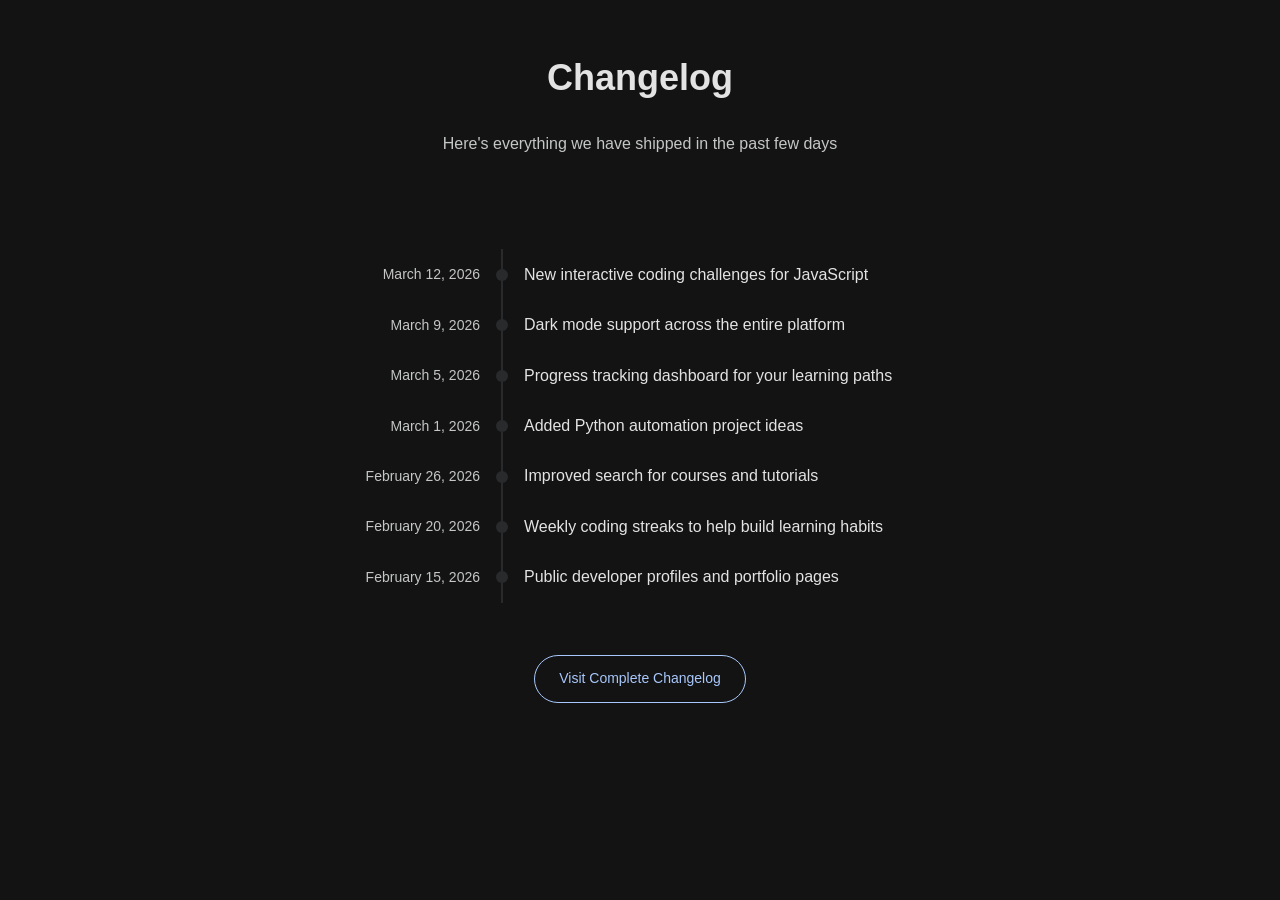
<file: projects/changelog/index.html>
<!DOCTYPE html>
<html lang="en">

<head>
  <meta charset="UTF-8">
  <meta name="viewport" content="width=device-width, initial-scale=1.0">
  <title>Changelog</title>

  <link rel="stylesheet" href="style.css">
</head>

<body>
  <header class="page-header">
    <h1 class="page-title">Changelog</h1>
    <p class="page-description">Here's everything we have shipped in the past few days</p>
  </header>
  <main>
    <ol class="changelog-list">
      <li class="changelog-item">
        <span class="changelog-dot"></span>
        <span class="changelog-date">March 12, 2026</span>
        <span class="changelog-title">
          New interactive coding challenges for JavaScript
        </span>
      </li>
      <li class="changelog-item">
        <span class="changelog-dot"></span>
        <span class="changelog-date">March 9, 2026</span>
        <span class="changelog-title">
          Dark mode support across the entire platform
        </span>
      </li>
      <li class="changelog-item">
        <span class="changelog-dot"></span>
        <span class="changelog-date">March 5, 2026</span>
        <span class="changelog-title">
          Progress tracking dashboard for your learning paths
        </span>
      </li>
      <li class="changelog-item">
        <span class="changelog-dot"></span>
        <span class="changelog-date">March 1, 2026</span>
        <span class="changelog-title">
          Added Python automation project ideas
        </span>
      </li>
      <li class="changelog-item">
        <span class="changelog-dot"></span>
        <span class="changelog-date">February 26, 2026</span>
        <span class="changelog-title">
          Improved search for courses and tutorials
        </span>
      </li>
      <li class="changelog-item">
        <span class="changelog-dot"></span>
        <span class="changelog-date">February 20, 2026</span>
        <span class="changelog-title">
          Weekly coding streaks to help build learning habits
        </span>
      </li>
      <li class="changelog-item">
        <span class="changelog-dot"></span>
        <span class="changelog-date">February 15, 2026</span>
        <span class="changelog-title">
          Public developer profiles and portfolio pages
        </span>
      </li>
    </ol>
    <div class="complete-chagelog-button-container">
      <a href="#" class="complete-changelog-button">Visit Complete Changelog</a>
    </div>
  </main>
</body>

</html>
</file>
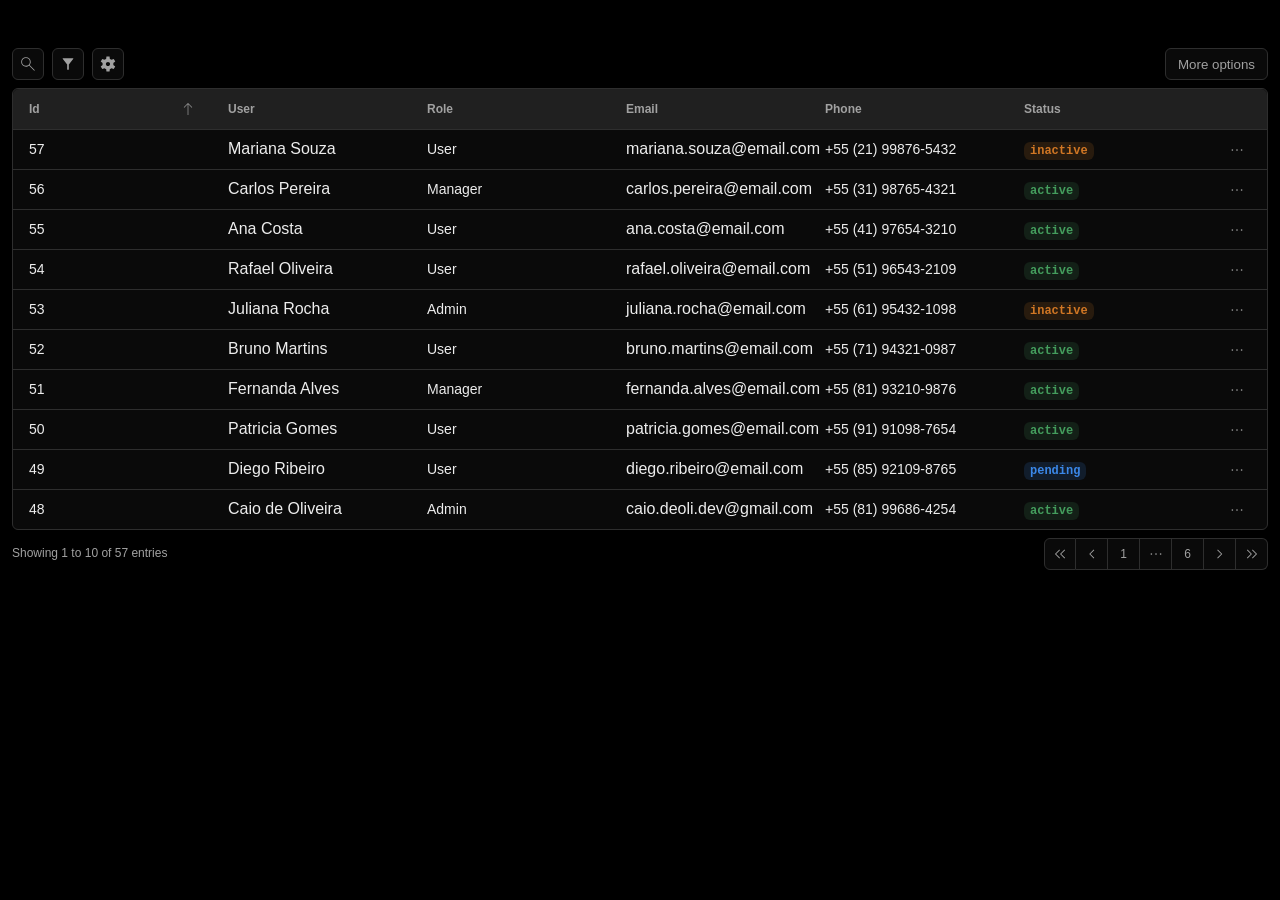
<file: projects/data-table-ui/index.html>
<!DOCTYPE html>
<html lang="en">

<head>
  <meta charset="UTF-8">
  <meta name="viewport" content="width=device-width, initial-scale=1.0">
  <title>Data Table UI</title>
  
  <link rel="stylesheet" href="style.css">
</head>

<body>
  <main>
    <div class="table-top">
      <div class="tooltip-wrap">
        <button type="button" class="tool-button" aria-label="Show search input" aria-pressed="false">
          <svg aria-hidden="true" xmlns="http://www.w3.org/2000/svg" width="24" height="24" viewBox="0 0 24 24"><path fill="currentColor" d="m19.485 20.154l-6.262-6.262q-.75.639-1.725.989t-1.96.35q-2.398 0-4.064-1.666Q3.808 11.898 3.808 9.5t1.666-4.064t4.064-1.667t4.065 1.667T15.269 9.5q0 1.042-.369 2.017t-.97 1.668l6.262 6.261zM9.539 14.23q1.99 0 3.36-1.37t1.37-3.361t-1.37-3.36t-3.36-1.37t-3.361 1.37t-1.37 3.36t1.37 3.36t3.36 1.37"/></svg>
        </button>
        <div class="tooltip tooltip-left-bottom">Show search input</div>
      </div>
      <div class="tooltip-wrap">
        <button type="button" class="tool-button" aria-label="Show filter modal" aria-pressed="false">
          <svg aria-hidden="true" xmlns="http://www.w3.org/2000/svg" width="24" height="24" viewBox="0 0 24 24"><path fill="currentColor" d="M11.77 19q-.33 0-.55-.22t-.22-.55v-5.576L5.604 5.83q-.202-.27-.055-.55t.47-.28h11.962q.323 0 .47.28q.147.282-.055.55L13 12.655v5.577q0 .328-.22.549t-.55.22z"/></svg>
        </button>
        <div class="tooltip tooltip-left-bottom">Show filter modal</div>
      </div>
      <div class="tooltip-wrap">
        <button type="button" class="tool-button" aria-label="Show settings modal" aria-pressed="false">
          <svg aria-hidden="true" xmlns="http://www.w3.org/2000/svg" width="24" height="24" viewBox="0 0 24 24"><path fill="currentColor" d="m10.135 21l-.362-2.892q-.479-.145-1.035-.454q-.557-.31-.947-.664l-2.668 1.135l-1.865-3.25l2.306-1.739q-.045-.27-.073-.558q-.03-.288-.03-.559q0-.252.03-.53q.028-.278.073-.626L3.258 9.126l1.865-3.212L7.771 7.03q.448-.373.97-.673q.52-.3 1.013-.464L10.134 3h3.732l.361 2.912q.575.202 1.016.463t.909.654l2.725-1.115l1.865 3.211l-2.382 1.796q.082.31.092.569t.01.51q0 .233-.02.491q-.019.259-.088.626l2.344 1.758l-1.865 3.25l-2.681-1.154q-.467.393-.94.673t-.985.445L13.866 21zm1.838-6.5q1.046 0 1.773-.727T14.473 12t-.727-1.773t-1.773-.727q-1.052 0-1.776.727T9.473 12t.724 1.773t1.776.727"/></svg>
        </button>
        <div class="tooltip tooltip-left-bottom">Show settings modal</div>
      </div>
      <div class="dropdown-wrap">
        <div class="tooltip-wrap">
          <button type="button" class="dropdown-button" aria-label="Show options dropdown" aria-pressed="false">
            More options
          </button>
          <div class="tooltip tooltip-right-bottom">Show options dropdown</div>
        </div>
      </div>
    </div>

    <table>
      <thead>
        <tr>
          <th style="max-width: 96px;">
            <button type="button" aria-label="Change the order" aria-pressed="false">
              <div>Id</div>
              <svg style="display: none;" aria-hidden="true" xmlns="http://www.w3.org/2000/svg" width="24" height="24" viewBox="0 0 24 24"><path fill="currentColor" d="m12 21l-6.346-6.346l.688-.688l5.158 5.151V2.981h1v16.117l5.158-5.157l.688.713z"/></svg>
              <svg aria-hidden="true" xmlns="http://www.w3.org/2000/svg" width="24" height="24" viewBox="0 0 24 24"><path fill="currentColor" d="M11.5 21V4.864l-5.158 5.152l-.688-.689L12 2.981l6.346 6.346l-.688.714L12.5 4.883V21z"/></svg>
            </button>
          </th>
          <th class="d-none d-sm-table-cell">
            <button type="button" aria-label="Change the order" aria-pressed="false">
              <div>User</div>
              <svg style="display: none;" aria-hidden="true" xmlns="http://www.w3.org/2000/svg" width="24" height="24" viewBox="0 0 24 24"><path fill="currentColor" d="m12 21l-6.346-6.346l.688-.688l5.158 5.151V2.981h1v16.117l5.158-5.157l.688.713z"/></svg>
              <svg style="display: none;" aria-hidden="true" xmlns="http://www.w3.org/2000/svg" width="24" height="24" viewBox="0 0 24 24"><path fill="currentColor" d="M11.5 21V4.864l-5.158 5.152l-.688-.689L12 2.981l6.346 6.346l-.688.714L12.5 4.883V21z"/></svg>
            </button>
          </th>
          <th class="d-none d-md-table-cell">
            <button type="button" aria-label="Change the order" aria-pressed="false">
              <div>Role</div>
              <svg style="display: none;" aria-hidden="true" xmlns="http://www.w3.org/2000/svg" width="24" height="24" viewBox="0 0 24 24"><path fill="currentColor" d="m12 21l-6.346-6.346l.688-.688l5.158 5.151V2.981h1v16.117l5.158-5.157l.688.713z"/></svg>
              <svg style="display: none;" aria-hidden="true" xmlns="http://www.w3.org/2000/svg" width="24" height="24" viewBox="0 0 24 24"><path fill="currentColor" d="M11.5 21V4.864l-5.158 5.152l-.688-.689L12 2.981l6.346 6.346l-.688.714L12.5 4.883V21z"/></svg>
            </button>
          </th>
          <th class="d-none d-xl-table-cell">
            <button type="button" aria-label="Change the order" aria-pressed="false">
              <div>Email</div>
              <svg style="display: none;" aria-hidden="true" xmlns="http://www.w3.org/2000/svg" width="24" height="24" viewBox="0 0 24 24"><path fill="currentColor" d="m12 21l-6.346-6.346l.688-.688l5.158 5.151V2.981h1v16.117l5.158-5.157l.688.713z"/></svg>
              <svg style="display: none;" aria-hidden="true" xmlns="http://www.w3.org/2000/svg" width="24" height="24" viewBox="0 0 24 24"><path fill="currentColor" d="M11.5 21V4.864l-5.158 5.152l-.688-.689L12 2.981l6.346 6.346l-.688.714L12.5 4.883V21z"/></svg>
            </button>
          </th>
          <th class="d-none d-lg-table-cell">
            <button type="button" aria-label="Change the order" aria-pressed="false">
              <div>Phone</div>
              <svg style="display: none;" aria-hidden="true" xmlns="http://www.w3.org/2000/svg" width="24" height="24" viewBox="0 0 24 24"><path fill="currentColor" d="m12 21l-6.346-6.346l.688-.688l5.158 5.151V2.981h1v16.117l5.158-5.157l.688.713z"/></svg>
              <svg style="display: none;" aria-hidden="true" xmlns="http://www.w3.org/2000/svg" width="24" height="24" viewBox="0 0 24 24"><path fill="currentColor" d="M11.5 21V4.864l-5.158 5.152l-.688-.689L12 2.981l6.346 6.346l-.688.714L12.5 4.883V21z"/></svg>
            </button>
          </th>
          <th>
            <button type="button" aria-label="Change the order" aria-pressed="false">
              <div>Status</div>
              <svg style="display: none;" aria-hidden="true" xmlns="http://www.w3.org/2000/svg" width="24" height="24" viewBox="0 0 24 24"><path fill="currentColor" d="m12 21l-6.346-6.346l.688-.688l5.158 5.151V2.981h1v16.117l5.158-5.157l.688.713z"/></svg>
              <svg style="display: none;" aria-hidden="true" xmlns="http://www.w3.org/2000/svg" width="24" height="24" viewBox="0 0 24 24"><path fill="currentColor" d="M11.5 21V4.864l-5.158 5.152l-.688-.689L12 2.981l6.346 6.346l-.688.714L12.5 4.883V21z"/></svg>
            </button>
          </th>
          <th class="actions-column-th">
            <div aria-hidden="true"></div>
          </th>
        </tr>
      </thead>
      <tbody>
        <tr>
          <td>
            <div class="cell-content-text">57</div>
          </td>
          <td class="d-none d-sm-table-cell">
            <div>Mariana Souza</div>
          </td>
          <td class="d-none d-md-table-cell">
            <div class="cell-content-text">User</div>
          </td>
          <td class="d-none d-xl-table-cell">
            <div>mariana.souza@email.com</div>
          </td>
          <td class="d-none d-lg-table-cell">
            <div class="cell-content-text">+55 (21) 99876-5432</div>
          </td>
          <td>
            <span class="badge badge-amber">inactive</span>
          </td>
          <td class="actions-column-td">
            <div class="dropdown">
              <div class="tooltip-wrap">
                <button type="button" aria-label="Show actions dropdown" aria-pressed="false">
                  <svg aria-hidden="true" xmlns="http://www.w3.org/2000/svg" width="24" height="24" viewBox="0 0 24 24"><path fill="currentColor" d="M6.462 13q-.413 0-.707-.294T5.462 12t.293-.706t.707-.294t.706.294t.293.706t-.293.706T6.46 13M12 13q-.413 0-.706-.294T11 12t.294-.706T12 11t.706.294T13 12t-.294.706T12 13m5.539 0q-.413 0-.707-.294T16.538 12t.294-.706t.706-.294t.707.294t.293.706t-.293.706t-.707.294"/></svg>
                </button>
                <div class="tooltip tooltip-right-bottom">Show actions dropdown</div>
              </div>
            </div>
          </td>
        </tr>
        <tr>
          <td>
            <div class="cell-content-text">56</div>
          </td>
          <td class="d-none d-sm-table-cell">
            <div>Carlos Pereira</div>
          </td>
          <td class="d-none d-md-table-cell">
            <div class="cell-content-text">Manager</div>
          </td>
          <td class="d-none d-xl-table-cell">
            <div>carlos.pereira@email.com</div>
          </td>
          <td class="d-none d-lg-table-cell">
            <div class="cell-content-text">+55 (31) 98765-4321</div>
          </td>
          <td>
            <span class="badge badge-green">active</span>
          </td>
          <td class="actions-column-td">
            <div class="dropdown">
              <div class="tooltip-wrap">
                <button type="button" aria-label="Show actions dropdown" aria-pressed="false">
                  <svg aria-hidden="true" xmlns="http://www.w3.org/2000/svg" width="24" height="24" viewBox="0 0 24 24"><path fill="currentColor" d="M6.462 13q-.413 0-.707-.294T5.462 12t.293-.706t.707-.294t.706.294t.293.706t-.293.706T6.46 13M12 13q-.413 0-.706-.294T11 12t.294-.706T12 11t.706.294T13 12t-.294.706T12 13m5.539 0q-.413 0-.707-.294T16.538 12t.294-.706t.706-.294t.707.294t.293.706t-.293.706t-.707.294"/></svg>
                </button>
                <div class="tooltip tooltip-right-bottom">Show actions dropdown</div>
              </div>
            </div>
          </td>
        </tr>
        <tr>
          <td>
            <div class="cell-content-text">55</div>
          </td>
          <td class="d-none d-sm-table-cell">
            <div>Ana Costa</div>
          </td>
          <td class="d-none d-md-table-cell">
            <div class="cell-content-text">User</div>
          </td>
          <td class="d-none d-xl-table-cell">
            <div>ana.costa@email.com</div>
          </td>
          <td class="d-none d-lg-table-cell">
            <div class="cell-content-text">+55 (41) 97654-3210</div>
          </td>
          <td>
            <span class="badge badge-green">active</span>
          </td>
          <td class="actions-column-td">
            <div class="dropdown">
              <div class="tooltip-wrap">
                <button type="button" aria-label="Show actions dropdown" aria-pressed="false">
                  <svg aria-hidden="true" xmlns="http://www.w3.org/2000/svg" width="24" height="24" viewBox="0 0 24 24"><path fill="currentColor" d="M6.462 13q-.413 0-.707-.294T5.462 12t.293-.706t.707-.294t.706.294t.293.706t-.293.706T6.46 13M12 13q-.413 0-.706-.294T11 12t.294-.706T12 11t.706.294T13 12t-.294.706T12 13m5.539 0q-.413 0-.707-.294T16.538 12t.294-.706t.706-.294t.707.294t.293.706t-.293.706t-.707.294"/></svg>
                </button>
                <div class="tooltip tooltip-right-bottom">Show actions dropdown</div>
              </div>
            </div>
          </td>
        </tr>
        <tr>
          <td>
            <div class="cell-content-text">54</div>
          </td>
          <td class="d-none d-sm-table-cell">
            <div>Rafael Oliveira</div>
          </td>
          <td class="d-none d-md-table-cell">
            <div class="cell-content-text">User</div>
          </td>
          <td class="d-none d-xl-table-cell">
            <div>rafael.oliveira@email.com</div>
          </td>
          <td class="d-none d-lg-table-cell">
            <div class="cell-content-text">+55 (51) 96543-2109</div>
          </td>
          <td>
            <span class="badge badge-green">active</span>
          </td>
          <td class="actions-column-td">
            <div class="dropdown">
              <div class="tooltip-wrap">
                <button type="button" aria-label="Show actions dropdown" aria-pressed="false">
                  <svg aria-hidden="true" xmlns="http://www.w3.org/2000/svg" width="24" height="24" viewBox="0 0 24 24"><path fill="currentColor" d="M6.462 13q-.413 0-.707-.294T5.462 12t.293-.706t.707-.294t.706.294t.293.706t-.293.706T6.46 13M12 13q-.413 0-.706-.294T11 12t.294-.706T12 11t.706.294T13 12t-.294.706T12 13m5.539 0q-.413 0-.707-.294T16.538 12t.294-.706t.706-.294t.707.294t.293.706t-.293.706t-.707.294"/></svg>
                </button>
                <div class="tooltip tooltip-right-bottom">Show actions dropdown</div>
              </div>
            </div>
          </td>
        </tr>
        <tr>
          <td>
            <div class="cell-content-text">53</div>
          </td>
          <td class="d-none d-sm-table-cell">
            <div>Juliana Rocha</div>
          </td>
          <td class="d-none d-md-table-cell">
            <div class="cell-content-text">Admin</div>
          </td>
          <td class="d-none d-xl-table-cell">
            <div>juliana.rocha@email.com</div>
          </td>
          <td class="d-none d-lg-table-cell">
            <div class="cell-content-text">+55 (61) 95432-1098</div>
          </td>
          <td>
            <span class="badge badge-amber">inactive</span>
          </td>
          <td class="actions-column-td">
            <div class="dropdown">
              <div class="tooltip-wrap">
                <button type="button" aria-label="Show actions dropdown" aria-pressed="false">
                  <svg aria-hidden="true" xmlns="http://www.w3.org/2000/svg" width="24" height="24" viewBox="0 0 24 24"><path fill="currentColor" d="M6.462 13q-.413 0-.707-.294T5.462 12t.293-.706t.707-.294t.706.294t.293.706t-.293.706T6.46 13M12 13q-.413 0-.706-.294T11 12t.294-.706T12 11t.706.294T13 12t-.294.706T12 13m5.539 0q-.413 0-.707-.294T16.538 12t.294-.706t.706-.294t.707.294t.293.706t-.293.706t-.707.294"/></svg>
                </button>
                <div class="tooltip tooltip-right-bottom">Show actions dropdown</div>
              </div>
            </div>
          </td>
        </tr>
        <tr>
          <td>
            <div class="cell-content-text">52</div>
          </td>
          <td class="d-none d-sm-table-cell">
            <div>Bruno Martins</div>
          </td>
          <td class="d-none d-md-table-cell">
            <div class="cell-content-text">User</div>
          </td>
          <td class="d-none d-xl-table-cell">
            <div>bruno.martins@email.com</div>
          </td>
          <td class="d-none d-lg-table-cell">
            <div class="cell-content-text">+55 (71) 94321-0987</div>
          </td>
          <td>
            <span class="badge badge-green">active</span>
          </td>
          <td class="actions-column-td">
            <div class="dropdown">
              <div class="tooltip-wrap">
                <button type="button" aria-label="Show actions dropdown" aria-pressed="false">
                  <svg aria-hidden="true" xmlns="http://www.w3.org/2000/svg" width="24" height="24" viewBox="0 0 24 24"><path fill="currentColor" d="M6.462 13q-.413 0-.707-.294T5.462 12t.293-.706t.707-.294t.706.294t.293.706t-.293.706T6.46 13M12 13q-.413 0-.706-.294T11 12t.294-.706T12 11t.706.294T13 12t-.294.706T12 13m5.539 0q-.413 0-.707-.294T16.538 12t.294-.706t.706-.294t.707.294t.293.706t-.293.706t-.707.294"/></svg>
                </button>
                <div class="tooltip tooltip-right-bottom">Show actions dropdown</div>
              </div>
            </div>
          </td>
        </tr>
        <tr>
          <td>
            <div class="cell-content-text">51</div>
          </td>
          <td class="d-none d-sm-table-cell">
            <div>Fernanda Alves</div>
          </td>
          <td class="d-none d-md-table-cell">
            <div class="cell-content-text">Manager</div>
          </td>
          <td class="d-none d-xl-table-cell">
            <div>fernanda.alves@email.com</div>
          </td>
          <td class="d-none d-lg-table-cell">
            <div class="cell-content-text">+55 (81) 93210-9876</div>
          </td>
          <td>
            <span class="badge badge-green">active</span>
          </td>
          <td class="actions-column-td">
            <div class="dropdown">
              <div class="tooltip-wrap">
                <button type="button" aria-label="Show actions dropdown" aria-pressed="false">
                  <svg aria-hidden="true" xmlns="http://www.w3.org/2000/svg" width="24" height="24" viewBox="0 0 24 24"><path fill="currentColor" d="M6.462 13q-.413 0-.707-.294T5.462 12t.293-.706t.707-.294t.706.294t.293.706t-.293.706T6.46 13M12 13q-.413 0-.706-.294T11 12t.294-.706T12 11t.706.294T13 12t-.294.706T12 13m5.539 0q-.413 0-.707-.294T16.538 12t.294-.706t.706-.294t.707.294t.293.706t-.293.706t-.707.294"/></svg>
                </button>
                <div class="tooltip tooltip-right-bottom">Show actions dropdown</div>
              </div>
            </div>
          </td>
        </tr>
        <tr>
          <td>
            <div class="cell-content-text">50</div>
          </td>
          <td class="d-none d-sm-table-cell">
            <div>Patricia Gomes</div>
          </td>
          <td class="d-none d-md-table-cell">
            <div class="cell-content-text">User</div>
          </td>
          <td class="d-none d-xl-table-cell">
            <div>patricia.gomes@email.com</div>
          </td>
          <td class="d-none d-lg-table-cell">
            <div class="cell-content-text">+55 (91) 91098-7654</div>
          </td>
          <td>
            <span class="badge badge-green">active</span>
          </td>
          <td class="actions-column-td">
            <div class="dropdown">
              <div class="tooltip-wrap">
                <button type="button" aria-label="Show actions dropdown" aria-pressed="false">
                  <svg aria-hidden="true" xmlns="http://www.w3.org/2000/svg" width="24" height="24" viewBox="0 0 24 24"><path fill="currentColor" d="M6.462 13q-.413 0-.707-.294T5.462 12t.293-.706t.707-.294t.706.294t.293.706t-.293.706T6.46 13M12 13q-.413 0-.706-.294T11 12t.294-.706T12 11t.706.294T13 12t-.294.706T12 13m5.539 0q-.413 0-.707-.294T16.538 12t.294-.706t.706-.294t.707.294t.293.706t-.293.706t-.707.294"/></svg>
                </button>
                <div class="tooltip tooltip-right-bottom">Show actions dropdown</div>
              </div>
            </div>
          </td>
        </tr>
        <tr>
          <td>
            <div class="cell-content-text">49</div>
          </td>
          <td class="d-none d-sm-table-cell">
            <div>Diego Ribeiro</div>
          </td>
          <td class="d-none d-md-table-cell">
            <div class="cell-content-text">User</div>
          </td>
          <td class="d-none d-xl-table-cell">
            <div>diego.ribeiro@email.com</div>
          </td>
          <td class="d-none d-lg-table-cell">
            <div class="cell-content-text">+55 (85) 92109-8765</div>
          </td>
          <td>
            <span class="badge badge-blue">pending</span>
          </td>
          <td class="actions-column-td">
            <div class="dropdown">
              <div class="tooltip-wrap">
                <button type="button" aria-label="Show actions dropdown" aria-pressed="false">
                  <svg aria-hidden="true" xmlns="http://www.w3.org/2000/svg" width="24" height="24" viewBox="0 0 24 24"><path fill="currentColor" d="M6.462 13q-.413 0-.707-.294T5.462 12t.293-.706t.707-.294t.706.294t.293.706t-.293.706T6.46 13M12 13q-.413 0-.706-.294T11 12t.294-.706T12 11t.706.294T13 12t-.294.706T12 13m5.539 0q-.413 0-.707-.294T16.538 12t.294-.706t.706-.294t.707.294t.293.706t-.293.706t-.707.294"/></svg>
                </button>
                <div class="tooltip tooltip-right-bottom">Show actions dropdown</div>
              </div>
            </div>
          </td>
        </tr>
        <tr>
          <td>
            <div class="cell-content-text">48</div>
          </td>
          <td class="d-none d-sm-table-cell">
            <div>Caio de Oliveira</div>
          </td>
          <td class="d-none d-md-table-cell">
            <div class="cell-content-text">Admin</div>
          </td>
          <td class="d-none d-xl-table-cell">
            <div>caio.deoli.dev@gmail.com</div>
          </td>
          <td class="d-none d-lg-table-cell">
            <div class="cell-content-text">+55 (81) 99686-4254</div>
          </td>
          <td>
            <span class="badge badge-green">active</span>
          </td>
          <td class="actions-column-td">
            <div class="dropdown">
              <div class="tooltip-wrap">
                <button type="button" aria-label="Show actions dropdown" aria-pressed="false">
                  <svg aria-hidden="true" xmlns="http://www.w3.org/2000/svg" width="24" height="24" viewBox="0 0 24 24"><path fill="currentColor" d="M6.462 13q-.413 0-.707-.294T5.462 12t.293-.706t.707-.294t.706.294t.293.706t-.293.706T6.46 13M12 13q-.413 0-.706-.294T11 12t.294-.706T12 11t.706.294T13 12t-.294.706T12 13m5.539 0q-.413 0-.707-.294T16.538 12t.294-.706t.706-.294t.707.294t.293.706t-.293.706t-.707.294"/></svg>
                </button>
                <div class="tooltip tooltip-right-bottom">Show actions dropdown</div>
              </div>
            </div>
          </td>
        </tr>
      </tbody>
    </table>

    <div class="table-bottom">
      <p>Showing 1 to 10 of 57 entries</p>

      <nav aria-label="Table">
        <ul>
          <li>
            <button type="button" aria-label="Go to first page" aria-pressed="false">
              <svg aria-hidden="true" xmlns="http://www.w3.org/2000/svg" width="24" height="24" viewBox="0 0 24 24"><path fill="currentColor" d="M11.25 17.308L5.942 12l5.308-5.308l.708.708L7.364 12l4.594 4.6zm6.1 0L12.042 12l5.308-5.308l.708.708l-4.594 4.6l4.594 4.6z"/></svg>
            </button>
          </li>
          <li>
            <button type="button" aria-label="Go to previous page" aria-pressed="false">
              <svg aria-hidden="true" xmlns="http://www.w3.org/2000/svg" width="24" height="24" viewBox="0 0 24 24"><path fill="currentColor" d="M14 17.308L8.692 12L14 6.692l.708.708l-4.6 4.6l4.6 4.6z"/></svg>
            </button>
          </li>
          <li>
            <button type="button" aria-label="Go to page 1" aria-pressed="false">1</button>
          </li>
          <li>
            <button type="button" aria-label="Go to next page" aria-pressed="false">
              <svg aria-hidden="true" xmlns="http://www.w3.org/2000/svg" width="24" height="24" viewBox="0 0 24 24"><path fill="currentColor" d="M6.462 13q-.413 0-.707-.294T5.462 12t.293-.706t.707-.294t.706.294t.293.706t-.293.706T6.46 13M12 13q-.413 0-.706-.294T11 12t.294-.706T12 11t.706.294T13 12t-.294.706T12 13m5.539 0q-.413 0-.707-.294T16.538 12t.294-.706t.706-.294t.707.294t.293.706t-.293.706t-.707.294"/></svg>
            </button>
          </li>
          <li>
            <button type="button" aria-label="Go to page 6" aria-pressed="false">6</button>
          </li>
          <li>
            <button type="button" aria-label="Go to next page" aria-pressed="false">
              <svg aria-hidden="true" xmlns="http://www.w3.org/2000/svg" width="24" height="24" viewBox="0 0 24 24"><path fill="currentColor" d="m13.292 12l-4.6-4.6l.708-.708L14.708 12L9.4 17.308l-.708-.708z"/></svg>
            </button>
          </li>
          <li>
            <button type="button" aria-label="Go to last page" aria-pressed="false">
              <svg aria-hidden="true" xmlns="http://www.w3.org/2000/svg" width="24" height="24" viewBox="0 0 24 24"><path fill="currentColor" d="M10.537 12L5.942 7.4l.708-.708L11.958 12L6.65 17.308l-.708-.708zm6.1 0l-4.595-4.6l.708-.708L18.058 12l-5.308 5.308l-.708-.708z"/></svg>
            </button>
          </li>
        </ul>
      </nav>
    </div>
  </main>
</body>

</html>
</file>
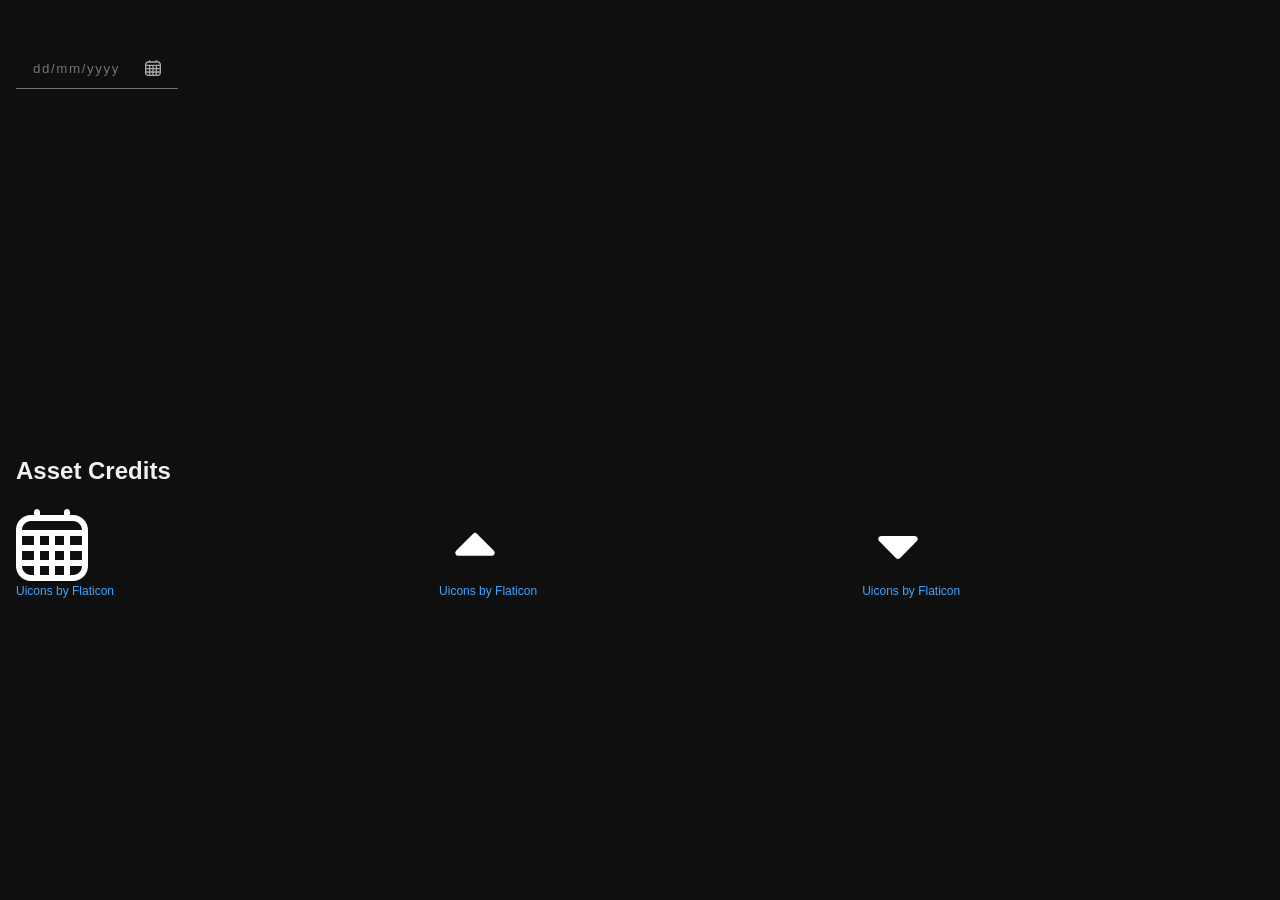
<file: projects/datepicker-component/index.html>
<!DOCTYPE html>
<html lang="en">

<head>
  <meta charset="UTF-8">
  <meta name="viewport" content="width=device-width, initial-scale=1.0">
  <title>Datepicker Component</title>

  <link rel="stylesheet" href="style.css">
</head>

<body>
  <main>
    <div class="datepicker">
      <input type="text" name="date" placeholder="dd/mm/yyyy" minlength="10" maxlength="10" />
      <button type="button">
        <svg xmlns="http://www.w3.org/2000/svg" id="Layer_1" data-name="Layer 1" viewBox="0 0 24 24" width="512" height="512"><path d="M19,2h-1V1c0-.55-.45-1-1-1s-1,.45-1,1v1H8V1c0-.55-.45-1-1-1s-1,.45-1,1v1h-1C2.24,2,0,4.24,0,7v12c0,2.76,2.24,5,5,5h14c2.76,0,5-2.24,5-5V7c0-2.76-2.24-5-5-5Zm-8,7v3h-3v-3h3Zm5,0v3h-3v-3h3Zm6,0v3h-4v-3h4ZM6,12H2v-3H6v3Zm-4,2H6v3H2v-3Zm6,0h3v3h-3v-3Zm3,5v3h-3v-3h3Zm2,0h3v3h-3v-3Zm0-2v-3h3v3h-3Zm5-3h4v3h-4v-3ZM5,4h14c1.65,0,3,1.35,3,3H2c0-1.65,1.35-3,3-3Zm-3,15H6v3h-1c-1.65,0-3-1.35-3-3Zm17,3h-1v-3h4c0,1.65-1.35,3-3,3Z"/></svg>
      </button>
      <div class="datepicker-underline">
        <div class="unfocused-underline"></div>
        <div class="focused-underline"></div>
      </div>
      <div class="datepicker-calendar">
        <div class="calendar-month-switcher">
          <span>October 2026</span>
          <button type="button">
            <svg xmlns="http://www.w3.org/2000/svg" id="Bold" viewBox="0 0 24 24" width="512" height="512"><path d="M6.414,15.586H17.586a1,1,0,0,0,.707-1.707L12.707,8.293a1,1,0,0,0-1.414,0L5.707,13.879A1,1,0,0,0,6.414,15.586Z"/></svg>
          </button>
          <button type="button">
            <svg xmlns="http://www.w3.org/2000/svg" id="Bold" viewBox="0 0 24 24" width="512" height="512"><path d="M6.414,9H17.586a1,1,0,0,1,.707,1.707l-5.586,5.586a1,1,0,0,1-1.414,0L5.707,10.707A1,1,0,0,1,6.414,9Z"/></svg>
          </button>
        </div>
        <div class="calendar-body">
          <div class="calendar-weeks">
            <div>Su</div>
            <div>Mo</div>
            <div>Tu</div>
            <div>We</div>
            <div>Th</div>
            <div>Fr</div>
            <div>Sa</div>
          </div>
          <div class="calendar-days">
            <button type="button" style="color: #aaaaaa; background-color: transparent;" disabled>27</button>
            <button type="button" style="color: #aaaaaa; background-color: transparent;" disabled>28</button>
            <button type="button" style="color: #aaaaaa; background-color: transparent;" disabled>29</button>
            <button type="button" style="color: #aaaaaa; background-color: transparent;" disabled>30</button>
            <button type="button">1</button>
            <button type="button">2</button>
            <button type="button">3</button>

            <button type="button">4</button>
            <button type="button">5</button>
            <button type="button">6</button>
            <button type="button">7</button>
            <button type="button" class="current-day">8</button>
            <button type="button">9</button>
            <button type="button">10</button>

            <button type="button">11</button>
            <button type="button">12</button>
            <button type="button">13</button>
            <button type="button">14</button>
            <button type="button">15</button>
            <button type="button">16</button>
            <button type="button">17</button>

            <button type="button">18</button>
            <button type="button">19</button>
            <button type="button">20</button>
            <button type="button">21</button>
            <button type="button">22</button>
            <button type="button">23</button>
            <button type="button">24</button>

            <button type="button">25</button>
            <button type="button">26</button>
            <button type="button">27</button>
            <button type="button">28</button>
            <button type="button">29</button>
            <button type="button">30</button>
            <button type="button">31</button>
          </div>
        </div>
      </div>
    </div>
  </main>
  <footer>
    <section class="credits-section">
      <h2>Asset Credits</h2>
      <div>
        <a href="https://www.flaticon.com/uicons" target="_blank" rel="noopener noreferrer">
          <img src="images/calendar-days.svg" />
          <span>Uicons by Flaticon</span>
        </a>
        <a href="https://www.flaticon.com/uicons" target="_blank" rel="noopener noreferrer">
          <img src="images/caret-up.svg" />
          <span>Uicons by Flaticon</span>
        </a>
        <a href="https://www.flaticon.com/uicons" target="_blank" rel="noopener noreferrer">
          <img src="images/caret-down.svg" />
          <span>Uicons by Flaticon</span>
        </a>
      </div>
    </section>
  </footer>
</body>

</html>
</file>
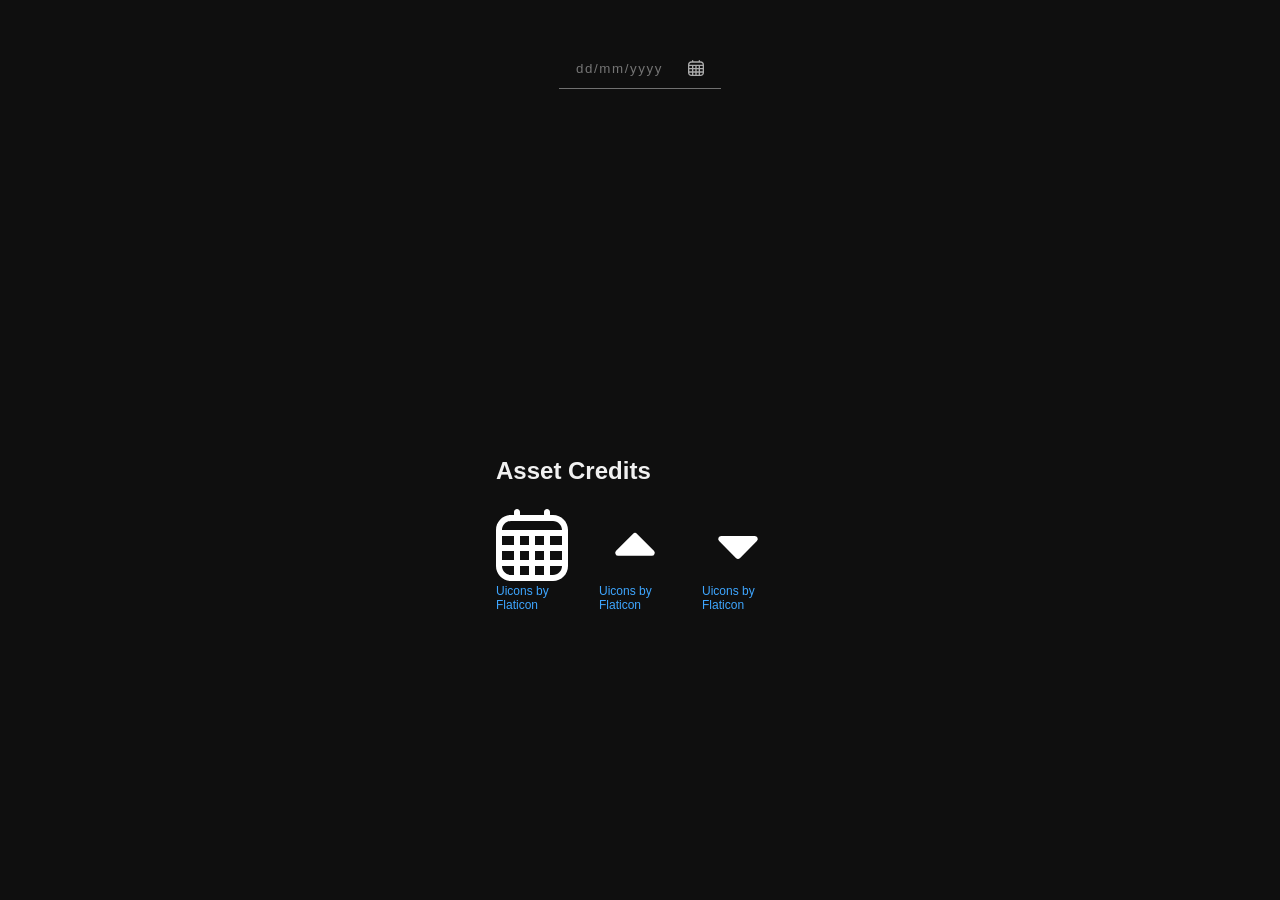
<file: projects/datepicker-ui/index.html>
<!DOCTYPE html>
<html lang="en">

<head>
  <meta charset="UTF-8">
  <meta name="viewport" content="width=device-width, initial-scale=1.0">
  <title>Datepicker UI</title>

  <link rel="stylesheet" href="style.css">
</head>

<body>
  <main>
    <div class="datepicker">
      <input type="text" name="date" placeholder="dd/mm/yyyy" minlength="10" maxlength="10" />
      <button type="button">
        <svg xmlns="http://www.w3.org/2000/svg" id="Layer_1" data-name="Layer 1" viewBox="0 0 24 24" width="512" height="512"><path d="M19,2h-1V1c0-.55-.45-1-1-1s-1,.45-1,1v1H8V1c0-.55-.45-1-1-1s-1,.45-1,1v1h-1C2.24,2,0,4.24,0,7v12c0,2.76,2.24,5,5,5h14c2.76,0,5-2.24,5-5V7c0-2.76-2.24-5-5-5Zm-8,7v3h-3v-3h3Zm5,0v3h-3v-3h3Zm6,0v3h-4v-3h4ZM6,12H2v-3H6v3Zm-4,2H6v3H2v-3Zm6,0h3v3h-3v-3Zm3,5v3h-3v-3h3Zm2,0h3v3h-3v-3Zm0-2v-3h3v3h-3Zm5-3h4v3h-4v-3ZM5,4h14c1.65,0,3,1.35,3,3H2c0-1.65,1.35-3,3-3Zm-3,15H6v3h-1c-1.65,0-3-1.35-3-3Zm17,3h-1v-3h4c0,1.65-1.35,3-3,3Z"/></svg>
      </button>
      <div class="datepicker-underline">
        <div class="unfocused-underline"></div>
        <div class="focused-underline"></div>
      </div>
      <div class="datepicker-calendar">
        <div class="calendar-month-switcher">
          <span>October 2026</span>
          <button type="button">
            <svg xmlns="http://www.w3.org/2000/svg" id="Bold" viewBox="0 0 24 24" width="512" height="512"><path d="M6.414,15.586H17.586a1,1,0,0,0,.707-1.707L12.707,8.293a1,1,0,0,0-1.414,0L5.707,13.879A1,1,0,0,0,6.414,15.586Z"/></svg>
          </button>
          <button type="button">
            <svg xmlns="http://www.w3.org/2000/svg" id="Bold" viewBox="0 0 24 24" width="512" height="512"><path d="M6.414,9H17.586a1,1,0,0,1,.707,1.707l-5.586,5.586a1,1,0,0,1-1.414,0L5.707,10.707A1,1,0,0,1,6.414,9Z"/></svg>
          </button>
        </div>
        <div class="calendar-body">
          <div class="calendar-weeks">
            <div>Su</div>
            <div>Mo</div>
            <div>Tu</div>
            <div>We</div>
            <div>Th</div>
            <div>Fr</div>
            <div>Sa</div>
          </div>
          <div class="calendar-days">
            <button type="button" style="color: #aaaaaa; background-color: transparent;" disabled>27</button>
            <button type="button" style="color: #aaaaaa; background-color: transparent;" disabled>28</button>
            <button type="button" style="color: #aaaaaa; background-color: transparent;" disabled>29</button>
            <button type="button" style="color: #aaaaaa; background-color: transparent;" disabled>30</button>
            <button type="button">1</button>
            <button type="button">2</button>
            <button type="button">3</button>

            <button type="button">4</button>
            <button type="button">5</button>
            <button type="button">6</button>
            <button type="button">7</button>
            <button type="button" class="current-day">8</button>
            <button type="button">9</button>
            <button type="button">10</button>

            <button type="button">11</button>
            <button type="button">12</button>
            <button type="button">13</button>
            <button type="button">14</button>
            <button type="button">15</button>
            <button type="button">16</button>
            <button type="button">17</button>

            <button type="button">18</button>
            <button type="button">19</button>
            <button type="button">20</button>
            <button type="button">21</button>
            <button type="button">22</button>
            <button type="button">23</button>
            <button type="button">24</button>

            <button type="button">25</button>
            <button type="button">26</button>
            <button type="button">27</button>
            <button type="button">28</button>
            <button type="button">29</button>
            <button type="button">30</button>
            <button type="button">31</button>
          </div>
        </div>
      </div>
    </div>
  </main>
  <footer>
    <section class="credits-section">
      <h2>Asset Credits</h2>
      <div>
        <a href="https://www.flaticon.com/uicons" target="_blank" rel="noopener noreferrer">
          <img src="images/calendar-days.svg" />
          <span>Uicons by Flaticon</span>
        </a>
        <a href="https://www.flaticon.com/uicons" target="_blank" rel="noopener noreferrer">
          <img src="images/caret-up.svg" />
          <span>Uicons by Flaticon</span>
        </a>
        <a href="https://www.flaticon.com/uicons" target="_blank" rel="noopener noreferrer">
          <img src="images/caret-down.svg" />
          <span>Uicons by Flaticon</span>
        </a>
      </div>
    </section>
  </footer>
</body>

</html>
</file>
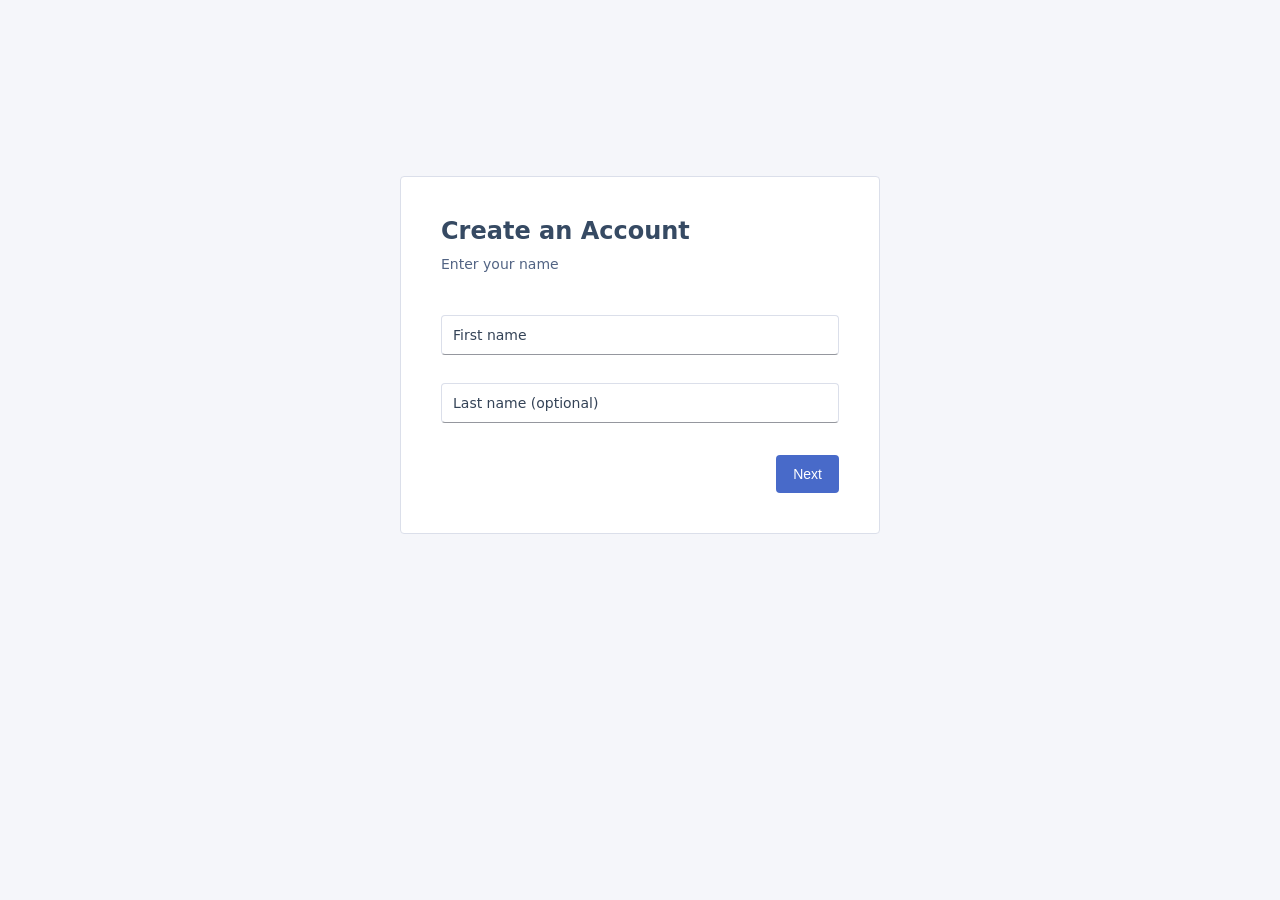
<file: projects/sign-up-form/index.html>
<!DOCTYPE html>
<html lang="en">

<head>
  <meta charset="UTF-8">
  <meta name="viewport" content="width=device-width, initial-scale=1.0">
  <title>Sign-up Form</title>

  <link rel="stylesheet" href="style.css">
</head>

<body>
  <main>
    <form action="" method="post">
      <div class="form-step form-step-1 active" id="form-step-1">
        <fieldset>
          <legend class="form-step-title">Create an Account</legend>
          <p class="form-step-description">
            Enter your name
          </p>
          <div class="form-groups">
            <div class="form-group">
              <input type="text" name="firstName" class="form-control" id="first-name" autocomplete="off" placeholder=" " maxlength="128" required aria-required="true" />
              <label for="first-name" class="form-label">First name</label>
            </div>
            <div class="form-group">
              <input type="text" name="lastName" class="form-control" id="last-name" autocomplete="off" placeholder=" " maxlength="128" required aria-required="true" />
              <label for="last-name" class="form-label">Last name (optional)</label>
            </div>
          </div>
        </fieldset>
      </div>

      <div class="form-step form-step-2" id="form-step-2">
        <fieldset>
          <legend class="form-step-title">Basic Information</legend>
          <p class="form-step-description">
            Enter your birthday and gender
          </p>
          <div class="form-groups">
            <fieldset class="form-birthday-fieldset">
              <legend class="sr-only">Birthday</legend>
              <div class="form-groups">
                <div class="form-group">
                  <select name="birthdayMonth" class="form-control" id="birthday-month" required aria-required="true">
                    <option value="" disabled selected></option>
                    <option value="1">January</option>
                    <option value="2">February</option>
                    <option value="3">March</option>
                    <option value="4">April</option>
                    <option value="5">May</option>
                    <option value="6">June</option>
                    <option value="7">July</option>
                    <option value="8">August</option>
                    <option value="9">September</option>
                    <option value="10">October</option>
                    <option value="11">November</option>
                    <option value="12">December</option>
                  </select>
                  <label for="birthday-month" class="form-label">Month</label>
                  <span></span>
                </div>
                <div class="form-group">
                  <input type="text" class="form-control" placeholder=" " autocomplete="bday-day" maxlength="2" required aria-required="true" />
                  <label for="birthday-day" class="form-label">Day</label>
                </div>
                <div class="form-group">
                  <input type="text" class="form-control" placeholder=" " autocomplete="bday-year" minlength="4" maxlength="4" required aria-required="true" />
                  <label for="birthday-year" class="form-label">Year</label>
                </div>
              </div>
            </fieldset>
            <div class="form-group">
              <select name="gender" class="form-control" id="gender" required aria-required="true">
                <option value="" disabled selected></option>
                <option value="male">Male</option>
                <option value="female">Female</option>
                <option value="nonBinary">Non-binary</option>
                <option value="ratherNot">Rather not say</option>
              </select>
              <label for="gender" class="form-label">Gender</label>
              <span></span>
            </div>
          </div>
        </fieldset>
      </div>

      <div class="form-step form-step-3" id="form-step-3">
        <fieldset>
          <legend class="form-step-title">Contact</legend>
          <p class="form-step-description">
            Enter your email address and phone number
          </p>
          <div class="form-groups">
            <div class="form-group invalid">
              <input type="email" name="email" class="form-control" id="email" autocomplete="email" placeholder=" " maxlength="48" required aria-required="true" aria-invalid="true" />
              <label for="email" class="form-label">Email address</label>
            </div>
            <fieldset class="form-phone-number-fieldset">
              <legend class="sr-only">Phone number</legend>
              <div class="form-groups">
                <div class="form-group">
                  <select name="telCountryCode" class="form-control" id="tel-country-code" required aria-required="true">
                    <option value="us" selected>+1 (US)</option>
                    <option value="za">+27 (ZA)</option>
                    <option value="gb">+44 (GB)</option>
                    <option value="mx">+52 (MX)</option>
                    <option value="br">+55 (BR)</option>
                    <option value="cn">+86 (CN)</option>
                    <option value="ae">+971 (AE)</option>
                  </select>
                  <label for="tel-country-code" class="form-label sr-only">Country code</label>
                  <span></span>
                </div>
                <div class="form-group">
                  <input type="text" name="telNational" class="form-control" id="tel-national" autocomplete="tel-national" placeholder=" " maxlength="16" required aria-required="true" />
                  <label for="tel-national" class="form-label">Phone Number</label>
                </div>
              </div>
            </fieldset>
          </div>
        </fieldset>
      </div>
      
      <div class="form-step form-step-4" id="form-step-4">
        <fieldset>
          <legend class="form-step-title">Address</legend>
          <p class="form-step-description">
            Enter your address
          </p>
          <div class="form-groups">
            <div class="form-group">
              <input type="text" name="addressLine1" class="form-control" id="address-line-1" autocomplete="address-line1" placeholder=" " maxlength="128" />
              <label for="address-line-1" class="form-label">Street name and number (optional)</label>
            </div>
            <div class="form-group">
              <input type="text" name="addressLine2" class="form-control" id="address-line-2" autocomplete="address-line2" placeholder=" " maxlength="128" />
              <label for="address-line-2" class="form-label">Apartment, suite, etc. (optional)</label>
            </div>
            <div class="form-group">
              <input type="text" name="addressLine3" class="form-control" id="address-line-3" autocomplete="address-line3" placeholder=" " maxlength="128" />
              <label for="address-line-3" class="form-label">Additional info (optional)</label>
            </div>
            <div class="form-group">
              <input type="text" name="addressLevel4" class="form-control" id="address-level-4" autocomplete="address-level4" placeholder=" " maxlength="128" />
              <label for="address-line-4" class="form-label">Neighborhood (optional)</label>
            </div>
            <div class="form-group">
              <input type="text" name="addressLevel3" class="form-control" id="address-level-3" autocomplete="address-level3" placeholder=" " maxlength="128" />
              <label for="address-level-3" class="form-label">District (optional)</label>
            </div>
            <div class="form-group">
              <input type="text" name="addressLevel2" class="form-control" id="address-level-2" autocomplete="address-level2" placeholder=" " maxlength="128" required aria-required="true" />
              <label for="address-level-2" class="form-label">City</label>
            </div>
            <div class="form-group">
              <input type="text" name="addressLevel1" class="form-control" id="address-level-1" autocomplete="address-level1" placeholder=" " maxlength="128" />
              <label for="address-level-1" class="form-label">State (optional)</label>
            </div>
            <div class="form-group">
              <input type="text" name="countryName" class="form-control" id="country-name" autocomplete="country-name" placeholder=" " maxlength="128" required aria-required="true" />
              <label for="country-name" class="form-label">Country</label>
            </div>
          </div>
        </fieldset>
      </div>

      <div class="form-step form-step-5" id="form-step-5">
        <fieldset>
          <legend class="form-step-title">Password</legend>
          <p class="form-step-description">
            Enter a password
          </p>
          <div class="form-groups">
            <div class="form-group">
              <input type="password" name="password" class="form-control" id="password" autocomplete="new-password" placeholder=" " minlength="10" maxlength="48" required aria-required="true" />
              <label for="password" class="form-label">Password</label>
              <button type="button" class="password-visibility-toggle" id="new-password-visibility-toggle" aria-label="Show password" aria-pressed="false" aria-controls="new-password">
                <svg class="view--off-icon" aria-hidden="true" xmlns="http://www.w3.org/2000/svg" viewBox="0 0 32 32"><defs><style>.cls-1{fill:none;}</style></defs><title>view--off</title><path d="M5.24,22.51l1.43-1.42A14.06,14.06,0,0,1,3.07,16C5.1,10.93,10.7,7,16,7a12.38,12.38,0,0,1,4,.72l1.55-1.56A14.72,14.72,0,0,0,16,5,16.69,16.69,0,0,0,1.06,15.66a1,1,0,0,0,0,.68A16,16,0,0,0,5.24,22.51Z"/><path d="M12,15.73a4,4,0,0,1,3.7-3.7l1.81-1.82a6,6,0,0,0-7.33,7.33Z"/><path d="M30.94,15.66A16.4,16.4,0,0,0,25.2,8.22L30,3.41,28.59,2,2,28.59,3.41,30l5.1-5.1A15.29,15.29,0,0,0,16,27,16.69,16.69,0,0,0,30.94,16.34,1,1,0,0,0,30.94,15.66ZM20,16a4,4,0,0,1-6,3.44L19.44,14A4,4,0,0,1,20,16Zm-4,9a13.05,13.05,0,0,1-6-1.58l2.54-2.54a6,6,0,0,0,8.35-8.35l2.87-2.87A14.54,14.54,0,0,1,28.93,16C26.9,21.07,21.3,25,16,25Z"/><rect id="_Transparent_Rectangle_" data-name="&lt;Transparent Rectangle&gt;" class="cls-1" width="32" height="32" /></svg>
                <svg class="view-icon hidden" aria-hidden="true" xmlns="http://www.w3.org/2000/svg" viewBox="0 0 32 32"><defs><style>.cls-1{fill:none;}</style></defs><title>view</title><path d="M30.94,15.66A16.69,16.69,0,0,0,16,5,16.69,16.69,0,0,0,1.06,15.66a1,1,0,0,0,0,.68A16.69,16.69,0,0,0,16,27,16.69,16.69,0,0,0,30.94,16.34,1,1,0,0,0,30.94,15.66ZM16,25c-5.3,0-10.9-3.93-12.93-9C5.1,10.93,10.7,7,16,7s10.9,3.93,12.93,9C26.9,21.07,21.3,25,16,25Z" transform="translate(0 0)"/><path d="M16,10a6,6,0,1,0,6,6A6,6,0,0,0,16,10Zm0,10a4,4,0,1,1,4-4A4,4,0,0,1,16,20Z" transform="translate(0 0)"/><rect id="_Transparent_Rectangle_" data-name="&lt;Transparent Rectangle&gt;" class="cls-1" width="32" height="32" /></svg>
              </button>
            </div>
            <div class="form-group">
              <input type="password" name="confirmPassword" class="form-control" id="confirm-password" autocomplete="off" placeholder=" " minlength="10" maxlength="48" required aria-required="true" />
              <label for="confirm-password" class="form-label">Confirm Password</label>
              <button type="button" class="password-visibility-toggle" id="confirm-password-visibility-toggle" aria-label="Show password" aria-pressed="false" aria-controls="confirm-password">
                <svg class="view--off-icon" aria-hidden="true" xmlns="http://www.w3.org/2000/svg" viewBox="0 0 32 32"><defs><style>.cls-1{fill:none;}</style></defs><title>view--off</title><path d="M5.24,22.51l1.43-1.42A14.06,14.06,0,0,1,3.07,16C5.1,10.93,10.7,7,16,7a12.38,12.38,0,0,1,4,.72l1.55-1.56A14.72,14.72,0,0,0,16,5,16.69,16.69,0,0,0,1.06,15.66a1,1,0,0,0,0,.68A16,16,0,0,0,5.24,22.51Z"/><path d="M12,15.73a4,4,0,0,1,3.7-3.7l1.81-1.82a6,6,0,0,0-7.33,7.33Z"/><path d="M30.94,15.66A16.4,16.4,0,0,0,25.2,8.22L30,3.41,28.59,2,2,28.59,3.41,30l5.1-5.1A15.29,15.29,0,0,0,16,27,16.69,16.69,0,0,0,30.94,16.34,1,1,0,0,0,30.94,15.66ZM20,16a4,4,0,0,1-6,3.44L19.44,14A4,4,0,0,1,20,16Zm-4,9a13.05,13.05,0,0,1-6-1.58l2.54-2.54a6,6,0,0,0,8.35-8.35l2.87-2.87A14.54,14.54,0,0,1,28.93,16C26.9,21.07,21.3,25,16,25Z"/><rect id="_Transparent_Rectangle_" data-name="&lt;Transparent Rectangle&gt;" class="cls-1" width="32" height="32" /></svg>
                <svg class="view-icon hidden" aria-hidden="true" xmlns="http://www.w3.org/2000/svg" viewBox="0 0 32 32"><defs><style>.cls-1{fill:none;}</style></defs><title>view</title><path d="M30.94,15.66A16.69,16.69,0,0,0,16,5,16.69,16.69,0,0,0,1.06,15.66a1,1,0,0,0,0,.68A16.69,16.69,0,0,0,16,27,16.69,16.69,0,0,0,30.94,16.34,1,1,0,0,0,30.94,15.66ZM16,25c-5.3,0-10.9-3.93-12.93-9C5.1,10.93,10.7,7,16,7s10.9,3.93,12.93,9C26.9,21.07,21.3,25,16,25Z" transform="translate(0 0)"/><path d="M16,10a6,6,0,1,0,6,6A6,6,0,0,0,16,10Zm0,10a4,4,0,1,1,4-4A4,4,0,0,1,16,20Z" transform="translate(0 0)"/><rect id="_Transparent_Rectangle_" data-name="&lt;Transparent Rectangle&gt;" class="cls-1" width="32" height="32" /></svg>
              </button>
            </div>
            <fieldset class="terms-and-conditions-fieldset">
              <legend class="sr-only">Do you agree to the terms?</legend>
              <div class="form-group">
                <input type="checkbox" name="termsAgreement" class="form-control" id="terms-agreement" />
                <label for="terms-agreement" class="form-label">By completing this form I agree to the <a href="#">terms and conditions</a> and <a href="#">privacy policy</a></label>
              </div>
            </fieldset>
          </div>
        </fieldset>
      </div>

      <button type="button" class="next-btn" id="next-btn">Next</button>
      <button type="submit" class="submit-btn hidden" id="submit-btn">Submit</button>
    </form>
  </main>

  <script src="script.js"></script>
</body>

</html>
</file>
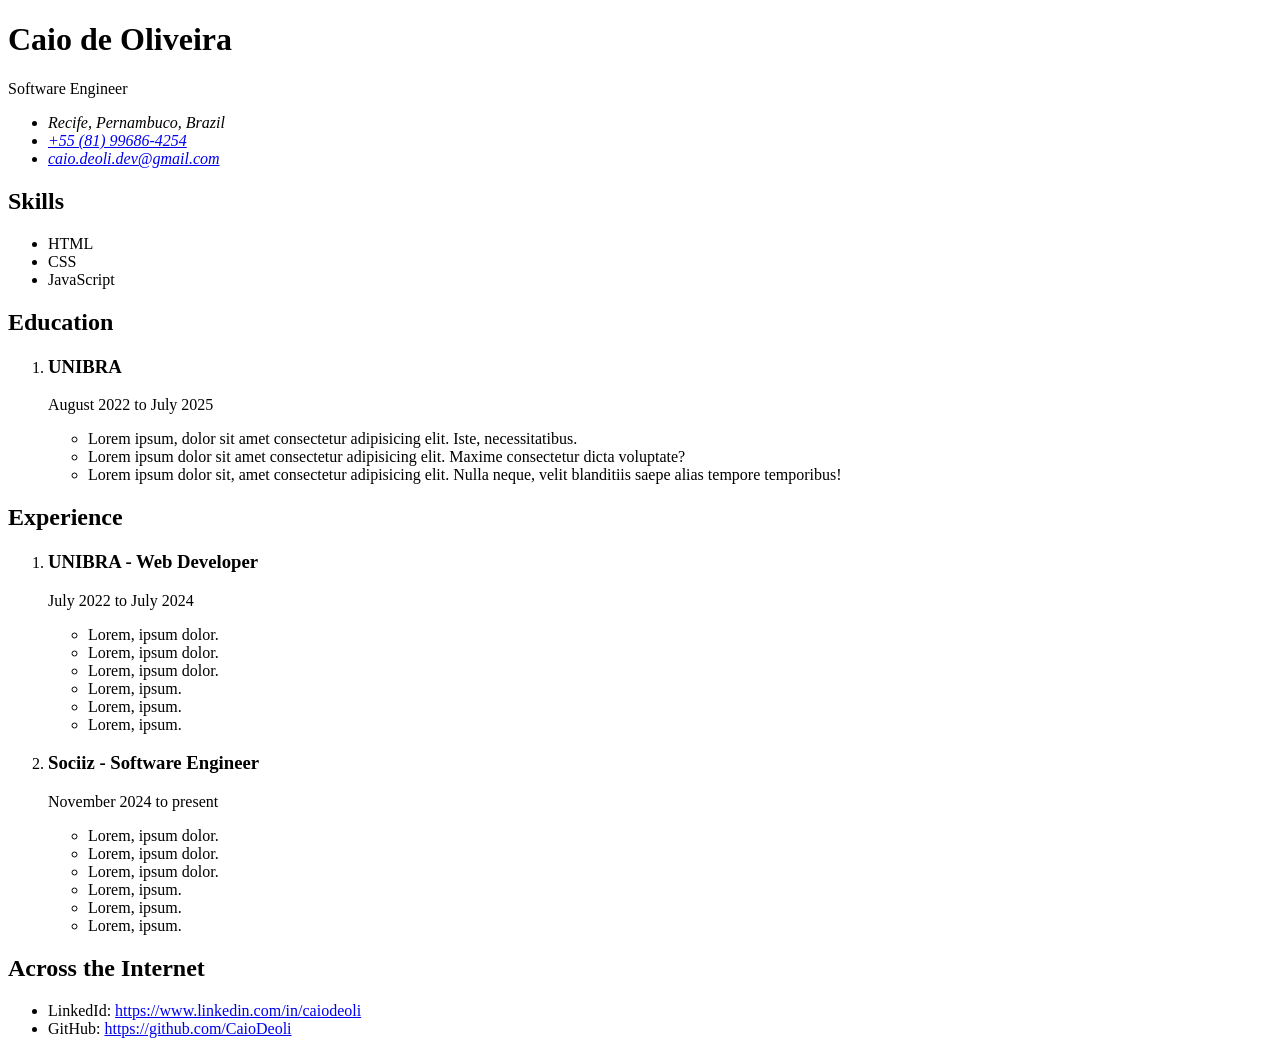
<file: projects/single-page-cv/index.html>
<!DOCTYPE html>
<html lang="en">

<head>
  <meta charset="UTF-8">
  <meta name="viewport" content="width=device-width, initial-scale=1.0">
  <title>Caio de Oliveira's CV</title>
  <!-- TODO: adicionar SEO Meta Tags -->
  <!-- TODO: adicionar Open Graph (OG) Tags -->
  <!-- TODO: adicionar Favicon -->
</head>

<body>
  <header>
    <h1>Caio de Oliveira</h1>
    <p>Software Engineer</p>

    <address>
      <ul>
        <li>Recife, Pernambuco, Brazil</li>
        <li><a href="tel:+5581996864254">+55 (81) 99686-4254</a></li>
        <li><a href="mailto:caio.deoli.dev@gmail.com">caio.deoli.dev@gmail.com</a></li>
      </ul>
    </address>
  </header>

  <main>
    <section>
      <h2>Skills</h2>

      <ul>
        <li>HTML</li>
        <li>CSS</li>
        <li>JavaScript</li>
      </ul>
    </section>

    <section>
      <h2>Education</h2>

      <ol>
        <li>
          <h3>UNIBRA</h3>
          <p>August 2022 to July 2025</p>

          <!-- TODO: adicionar lista de coisas interessantes que você fez na universidade -->
          <ul>
            <li>
              Lorem ipsum, dolor sit amet consectetur adipisicing elit. Iste, necessitatibus.
            </li>
            <li>
              Lorem ipsum dolor sit amet consectetur adipisicing elit. Maxime consectetur dicta voluptate?
            </li>
            <li>
              Lorem ipsum dolor sit, amet consectetur adipisicing elit. Nulla neque, velit blanditiis saepe alias tempore temporibus!
            </li>
          </ul>
        </li>
      </ol>
    </section>

    <section>
      <h2>Experience</h2>
      
      <ol>
        <li>
          <h3>UNIBRA - Web Developer</h3>
          <p>July 2022 to July 2024</p>

          <!-- TODO: adicionar lista de conquistas -->
          <ul>
            <li>Lorem, ipsum dolor.</li>
            <li>Lorem, ipsum dolor.</li>
            <li>Lorem, ipsum dolor.</li>
          </ul>

          <!-- TODO: adicionar lista de habilidades usadas ou adquiridas nesta empresa -->
          <ul>
            <li>Lorem, ipsum.</li>
            <li>Lorem, ipsum.</li>
            <li>Lorem, ipsum.</li>
          </ul>
        </li>
        <li>
          <h3>Sociiz - Software Engineer</h3>
          <p>November 2024 to present</p>

          <!-- TODO: adicionar lista de conquistas -->
          <ul>
            <li>Lorem, ipsum dolor.</li>
            <li>Lorem, ipsum dolor.</li>
            <li>Lorem, ipsum dolor.</li>
          </ul>
          <!-- TODO: adicionar lista de habilidades usadas ou adquiridas nesta empresa -->
          <ul>
            <li>Lorem, ipsum.</li>
            <li>Lorem, ipsum.</li>
            <li>Lorem, ipsum.</li>
          </ul>
        </li>
      </ol>
    </section>

    <section>
      <h2>Across the Internet</h2>

      <nav aria-label="Social Media">
        <ul>
          <li>
            LinkedId: <a href="https://www.linkedin.com/in/caiodeoli" rel="noopener noreferrer" target="_blank">https://www.linkedin.com/in/caiodeoli</a>
          </li>
          <li>
            GitHub: <a href="https://github.com/CaioDeoli" rel="noopener noreferrer" target="_blank">https://github.com/CaioDeoli</a>
          </li>
        </ul>
      </nav>
    </section>
  </main>
</body>

</html>
</file>
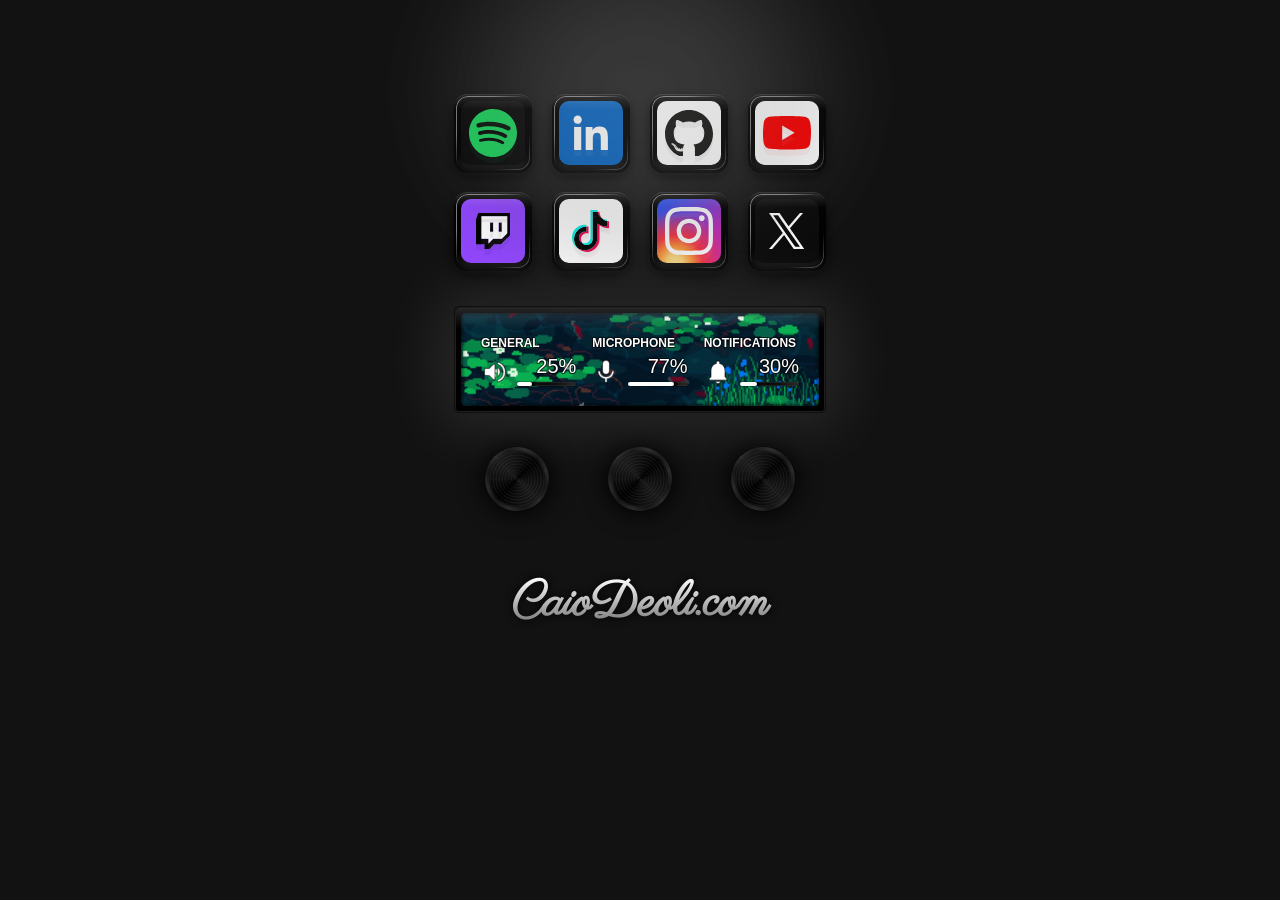
<file: projects/stream-deck/index.html>
<!DOCTYPE html>
<html lang="en">

<head>
  <meta charset="UTF-8">
  <meta name="viewport" content="width=device-width, initial-scale=1.0">
  <title>Stream Deck</title>

  <link rel="preconnect" href="https://fonts.googleapis.com">
  <link rel="preconnect" href="https://fonts.gstatic.com" crossorigin>
  <link href="https://fonts.googleapis.com/css2?family=Parisienne&display=swap" rel="stylesheet">
  
  <link rel="stylesheet" href="style.css">
</head>

<body>
  <main>
    <nav>
      <ul class="menu">
        <li class="item">
          <button type="button">
            <div class="background">
              <div class="glow"></div>
            </div>
            <div class="border"></div>
            <div class="logo-wrap" style="background-color: #0a0a0a;">
              <svg class="logo" xmlns="http://www.w3.org/2000/svg" width="256" height="256" viewBox="0 0 256 256"><path fill="#1ed760" d="M128 0C57.308 0 0 57.309 0 128c0 70.696 57.309 128 128 128c70.697 0 128-57.304 128-128C256 57.314 198.697.007 127.998.007zm58.699 184.614c-2.293 3.76-7.215 4.952-10.975 2.644c-30.053-18.357-67.885-22.515-112.44-12.335a7.98 7.98 0 0 1-9.552-6.007a7.97 7.97 0 0 1 6-9.553c48.76-11.14 90.583-6.344 124.323 14.276c3.76 2.308 4.952 7.215 2.644 10.975m15.667-34.853c-2.89 4.695-9.034 6.178-13.726 3.289c-34.406-21.148-86.853-27.273-127.548-14.92c-5.278 1.594-10.852-1.38-12.454-6.649c-1.59-5.278 1.386-10.842 6.655-12.446c46.485-14.106 104.275-7.273 143.787 17.007c4.692 2.89 6.175 9.034 3.286 13.72zm1.345-36.293C162.457 88.964 94.394 86.71 55.007 98.666c-6.325 1.918-13.014-1.653-14.93-7.978c-1.917-6.328 1.65-13.012 7.98-14.935C93.27 62.027 168.434 64.68 215.929 92.876c5.702 3.376 7.566 10.724 4.188 16.405c-3.362 5.69-10.73 7.565-16.4 4.187z" /></svg>
              <img src="images/spotify-logo.svg" />
            </div>
          </button>
        </li>
        <li class="item">
          <button type="button">
            <div class="background">
              <div class="glow"></div>
            </div>
            <div class="border"></div>
            <div class="logo-wrap" style="background-color: #0a66c2;">
              <svg class="logo" xmlns="http://www.w3.org/2000/svg" width="256" height="256" viewBox="0 0 256 256" fill="none" xmlns="http://www.w3.org/2000/svg"><path d="M218.123 218.127H180.192V158.724C180.192 144.559 179.939 126.324 160.464 126.324C140.708 126.324 137.685 141.758 137.685 157.693V218.123H99.755V95.967H136.168V112.661H136.678C140.322 106.43 145.588 101.305 151.915 97.8296C158.242 94.3547 165.393 92.6607 172.606 92.928C211.051 92.928 218.139 118.216 218.139 151.114L218.123 218.127ZM56.955 79.27C44.798 79.272 34.941 69.418 34.939 57.261C34.937 45.104 44.79 35.247 56.947 35.245C69.104 35.242 78.961 45.096 78.963 57.253C78.9641 63.091 76.646 68.6904 72.5187 72.8194C68.3915 76.9483 62.7931 79.2687 56.955 79.27ZM75.921 218.128H37.95V95.967H75.92L75.921 218.128Z" fill="white" /></svg>
              <img src="images/linkedin-logo.svg" />
            </div>
          </button>
        </li>
        <li class="item">
          <button type="button">
            <div class="background">
              <div class="glow"></div>
            </div>
            <div class="border"></div>
            <div class="logo-wrap" style="background-color: #ffffff;">
              <svg class="logo" xmlns="http://www.w3.org/2000/svg" width="256" height="250" viewBox="0 0 256 250"><path fill="#161614" d="M128.001 0C57.317 0 0 57.307 0 128.001c0 56.554 36.676 104.535 87.535 121.46c6.397 1.185 8.746-2.777 8.746-6.158c0-3.052-.12-13.135-.174-23.83c-35.61 7.742-43.124-15.103-43.124-15.103c-5.823-14.795-14.213-18.73-14.213-18.73c-11.613-7.944.876-7.78.876-7.78c12.853.902 19.621 13.19 19.621 13.19c11.417 19.568 29.945 13.911 37.249 10.64c1.149-8.272 4.466-13.92 8.127-17.116c-28.431-3.236-58.318-14.212-58.318-63.258c0-13.975 5-25.394 13.188-34.358c-1.329-3.224-5.71-16.242 1.24-33.874c0 0 10.749-3.44 35.21 13.121c10.21-2.836 21.16-4.258 32.038-4.307c10.878.049 21.837 1.47 32.066 4.307c24.431-16.56 35.165-13.12 35.165-13.12c6.967 17.63 2.584 30.65 1.255 33.873c8.207 8.964 13.173 20.383 13.173 34.358c0 49.163-29.944 59.988-58.447 63.157c4.591 3.972 8.682 11.762 8.682 23.704c0 17.126-.148 30.91-.148 35.126c0 3.407 2.304 7.398 8.792 6.14C219.37 232.5 256 184.537 256 128.002C256 57.307 198.691 0 128.001 0m-80.06 182.34c-.282.636-1.283.827-2.194.39c-.929-.417-1.45-1.284-1.15-1.922c.276-.655 1.279-.838 2.205-.399c.93.418 1.46 1.293 1.139 1.931m6.296 5.618c-.61.566-1.804.303-2.614-.591c-.837-.892-.994-2.086-.375-2.66c.63-.566 1.787-.301 2.626.591c.838.903 1 2.088.363 2.66m4.32 7.188c-.785.545-2.067.034-2.86-1.104c-.784-1.138-.784-2.503.017-3.05c.795-.547 2.058-.055 2.861 1.075c.782 1.157.782 2.522-.019 3.08m7.304 8.325c-.701.774-2.196.566-3.29-.49c-1.119-1.032-1.43-2.496-.726-3.27c.71-.776 2.213-.558 3.315.49c1.11 1.03 1.45 2.505.701 3.27m9.442 2.81c-.31 1.003-1.75 1.459-3.199 1.033c-1.448-.439-2.395-1.613-2.103-2.626c.301-1.01 1.747-1.484 3.207-1.028c1.446.436 2.396 1.602 2.095 2.622m10.744 1.193c.036 1.055-1.193 1.93-2.715 1.95c-1.53.034-2.769-.82-2.786-1.86c0-1.065 1.202-1.932 2.733-1.958c1.522-.03 2.768.818 2.768 1.868m10.555-.405c.182 1.03-.875 2.088-2.387 2.37c-1.485.271-2.861-.365-3.05-1.386c-.184-1.056.893-2.114 2.376-2.387c1.514-.263 2.868.356 3.061 1.403" /></svg>
              <img src="images/github-logo.svg" />
            </div>
          </button>
        </li>
        <li class="item">
          <button type="button">
            <div class="background">
              <div class="glow"></div>
            </div>
            <div class="border"></div>
            <div class="logo-wrap" style="background-color: #ffffff;">
              <svg class="logo" xmlns="http://www.w3.org/2000/svg" width="256" height="180" viewBox="0 0 256 180"><path fill="#f00" d="M250.346 28.075A32.18 32.18 0 0 0 227.69 5.418C207.824 0 127.87 0 127.87 0S47.912.164 28.046 5.582A32.18 32.18 0 0 0 5.39 28.24c-6.009 35.298-8.34 89.084.165 122.97a32.18 32.18 0 0 0 22.656 22.657c19.866 5.418 99.822 5.418 99.822 5.418s79.955 0 99.82-5.418a32.18 32.18 0 0 0 22.657-22.657c6.338-35.348 8.291-89.1-.164-123.134"/><path fill="#fff" d="m102.421 128.06l66.328-38.418l-66.328-38.418z" /></svg>
              <img src="images/youtube-logo.svg" />
            </div>
          </button>
        </li>
        <li class="item">
          <button type="button">
            <div class="background">
              <div class="glow"></div>
            </div>
            <div class="border"></div>
            <div class="logo-wrap twitch" style="background-color: #9146ff;">
              <svg width="256" height="268" viewBox="0 0 256 268" fill="none" xmlns="http://www.w3.org/2000/svg"><g clip-path="url(#clip0_26_2)"><path d="M17.458 0L0 46.556V232.757H63.983V267.691H98.914L133.812 232.757H186.172L256 162.954V0H17.458ZM40.717 23.263H232.73V151.292L191.991 192.033H128L93.113 226.92V192.034H40.717V23.263ZM104.725 139.668H128V69.844H104.725V139.668ZM168.722 139.668H191.992V69.844H168.722V139.668Z" fill="black"/><path d="M40.717 23.2629H232.73V151.292L191.991 192.033H128L93.113 226.92V192.034H40.717V23.2629ZM104.725 139.668H128V69.8439H104.725V139.668ZM168.722 139.668H191.992V69.8439H168.722V139.668Z" fill="white"/></g><defs><clipPath id="clip0_26_2"><rect width="256" height="268" fill="white"/></clipPath></defs></svg>
              <img src="images/twitch-logo.svg" />
            </div>
          </button>
        </li>
        <li class="item">
          <button type="button">
            <div class="background">
              <div class="glow"></div>
            </div>
            <div class="border"></div>
            <div class="logo-wrap tiktok" style="background-color: #ffffff;">
              <svg xmlns="http://www.w3.org/2000/svg" width="256" height="290" viewBox="0 0 256 290"><path fill="#ff004f" d="M189.72 104.421c18.678 13.345 41.56 21.197 66.273 21.197v-47.53a67 67 0 0 1-13.918-1.456v37.413c-24.711 0-47.59-7.851-66.272-21.195v96.996c0 48.523-39.356 87.855-87.9 87.855c-18.113 0-34.949-5.473-48.934-14.86c15.962 16.313 38.222 26.432 62.848 26.432c48.548 0 87.905-39.332 87.905-87.857v-96.995zm17.17-47.952c-9.546-10.423-15.814-23.893-17.17-38.785v-6.113h-13.189c3.32 18.927 14.644 35.097 30.358 44.898M69.673 225.607a40 40 0 0 1-8.203-24.33c0-22.192 18.001-40.186 40.21-40.186a40.3 40.3 0 0 1 12.197 1.883v-48.593c-4.61-.631-9.262-.9-13.912-.801v37.822a40.3 40.3 0 0 0-12.203-1.882c-22.208 0-40.208 17.992-40.208 40.187c0 15.694 8.997 29.281 22.119 35.9"/><path d="M175.803 92.849c18.683 13.344 41.56 21.195 66.272 21.195V76.631c-13.794-2.937-26.005-10.141-35.186-20.162c-15.715-9.802-27.038-25.972-30.358-44.898h-34.643v189.843c-.079 22.132-18.049 40.052-40.21 40.052c-13.058 0-24.66-6.221-32.007-15.86c-13.12-6.618-22.118-20.206-22.118-35.898c0-22.193 18-40.187 40.208-40.187c4.255 0 8.356.662 12.203 1.882v-37.822c-47.692.985-86.047 39.933-86.047 87.834c0 23.912 9.551 45.589 25.053 61.428c13.985 9.385 30.82 14.86 48.934 14.86c48.545 0 87.9-39.335 87.9-87.857z"/><path fill="#00f2ea" d="M242.075 76.63V66.516a66.3 66.3 0 0 1-35.186-10.047a66.47 66.47 0 0 0 35.186 20.163M176.53 11.57a68 68 0 0 1-.728-5.457V0h-47.834v189.845c-.076 22.13-18.046 40.05-40.208 40.05a40.06 40.06 0 0 1-18.09-4.287c7.347 9.637 18.949 15.857 32.007 15.857c22.16 0 40.132-17.918 40.21-40.05V11.571zM99.966 113.58v-10.769a89 89 0 0 0-12.061-.818C39.355 101.993 0 141.327 0 189.845c0 30.419 15.467 57.227 38.971 72.996c-15.502-15.838-25.053-37.516-25.053-61.427c0-47.9 38.354-86.848 86.048-87.833"/></svg>
              <img src="images/tiktok-logo.svg" />
            </div>
          </button>
        </li>
        <li class="item">
          <button type="button">
            <div class="background">
              <div class="glow"></div>
            </div>
            <div class="border"></div>
            <div class="logo-wrap instagram">
              <svg class="logo" xmlns="http://www.w3.org/2000/svg" width="256" height="256" viewBox="0 0 256 256"><path fill="#ffffff" d="M128 23.064c34.177 0 38.225.13 51.722.745c12.48.57 19.258 2.655 23.769 4.408c5.974 2.322 10.238 5.096 14.717 9.575s7.253 8.743 9.575 14.717c1.753 4.511 3.838 11.289 4.408 23.768c.615 13.498.745 17.546.745 51.723s-.13 38.226-.745 51.723c-.57 12.48-2.655 19.257-4.408 23.768c-2.322 5.974-5.096 10.239-9.575 14.718s-8.743 7.253-14.717 9.574c-4.511 1.753-11.289 3.839-23.769 4.408c-13.495.616-17.543.746-51.722.746s-38.228-.13-51.723-.746c-12.48-.57-19.257-2.655-23.768-4.408c-5.974-2.321-10.239-5.095-14.718-9.574c-4.479-4.48-7.253-8.744-9.574-14.718c-1.753-4.51-3.839-11.288-4.408-23.768c-.616-13.497-.746-17.545-.746-51.723s.13-38.225.746-51.722c.57-12.48 2.655-19.258 4.408-23.769c2.321-5.974 5.095-10.238 9.574-14.717c4.48-4.48 8.744-7.253 14.718-9.575c4.51-1.753 11.288-3.838 23.768-4.408c13.497-.615 17.545-.745 51.723-.745M128 0C93.237 0 88.878.147 75.226.77c-13.625.622-22.93 2.786-31.071 5.95c-8.418 3.271-15.556 7.648-22.672 14.764S9.991 35.738 6.72 44.155C3.555 52.297 1.392 61.602.77 75.226C.147 88.878 0 93.237 0 128s.147 39.122.77 52.774c.622 13.625 2.785 22.93 5.95 31.071c3.27 8.417 7.647 15.556 14.763 22.672s14.254 11.492 22.672 14.763c8.142 3.165 17.446 5.328 31.07 5.95c13.653.623 18.012.77 52.775.77s39.122-.147 52.774-.77c13.624-.622 22.929-2.785 31.07-5.95c8.418-3.27 15.556-7.647 22.672-14.763s11.493-14.254 14.764-22.672c3.164-8.142 5.328-17.446 5.95-31.07c.623-13.653.77-18.012.77-52.775s-.147-39.122-.77-52.774c-.622-13.624-2.786-22.929-5.95-31.07c-3.271-8.418-7.648-15.556-14.764-22.672S220.262 9.99 211.845 6.72c-8.142-3.164-17.447-5.328-31.071-5.95C167.122.147 162.763 0 128 0m0 62.27c-36.302 0-65.73 29.43-65.73 65.73s29.428 65.73 65.73 65.73c36.301 0 65.73-29.428 65.73-65.73c0-36.301-29.429-65.73-65.73-65.73m0 108.397c-23.564 0-42.667-19.103-42.667-42.667S104.436 85.333 128 85.333s42.667 19.103 42.667 42.667s-19.103 42.667-42.667 42.667m83.686-110.994c0 8.484-6.876 15.36-15.36 15.36s-15.36-6.876-15.36-15.36s6.877-15.36 15.36-15.36s15.36 6.877 15.36 15.36" /></svg>
              <img src="images/instagram-logo.svg" />
            </div>
          </button>
        </li>
        <li class="item">
          <button type="button">
            <div class="background">
              <div class="glow"></div>
            </div>
            <div class="border"></div>
            <div class="logo-wrap x" style="background-color: #0a0a0a;">
              <svg class="logo" xmlns="http://www.w3.org/2000/svg" width="251" height="256" viewBox="0 0 251 256"><path fill="#ffffff" d="M149.079 108.399L242.33 0h-22.098l-80.97 94.12L74.59 0H0l97.796 142.328L0 256h22.1l85.507-99.395L175.905 256h74.59L149.073 108.399zM118.81 143.58l-9.909-14.172l-78.84-112.773h33.943l63.625 91.011l9.909 14.173l82.705 118.3H186.3l-67.49-96.533z" /></svg>
              <img src="images/x-logo.svg" />
            </div>
          </button>
        </li>
      </ul>
    </nav>

    <section class="display">
      <div class="information-list">
        <div class="information-item">
          <span class="information-label">GENERAL</span>
          <div class="information-value">
            <svg xmlns="http://www.w3.org/2000/svg" width="28" height="28" viewBox="0 0 24 24"><path fill="currentColor" d="M3 10v4c0 .55.45 1 1 1h3l3.29 3.29c.63.63 1.71.18 1.71-.71V6.41c0-.89-1.08-1.34-1.71-.71L7 9H4c-.55 0-1 .45-1 1m13.5 2A4.5 4.5 0 0 0 14 7.97v8.05c1.48-.73 2.5-2.25 2.5-4.02M14 4.45v.2c0 .38.25.71.6.85C17.18 6.53 19 9.06 19 12s-1.82 5.47-4.4 6.5c-.36.14-.6.47-.6.85v.2c0 .63.63 1.07 1.21.85C18.6 19.11 21 15.84 21 12s-2.4-7.11-5.79-8.4c-.58-.23-1.21.22-1.21.85" /></svg>
            <div class="information-value-content">
              <span class="item-percentage">25%</span>
              <div class="item-progress-bar"><span style="width: 25%;"></span></div>
            </div>
          </div>
        </div>
        <div class="information-item">
          <span class="information-label">MICROPHONE</span>
          <div class="information-value">
            <svg xmlns="http://www.w3.org/2000/svg" width="28" height="28" viewBox="0 0 24 24"><path fill="currentColor" d="M12 14c1.66 0 3-1.34 3-3V5c0-1.66-1.34-3-3-3S9 3.34 9 5v6c0 1.66 1.34 3 3 3m5.91-3c-.49 0-.9.36-.98.85C16.52 14.2 14.47 16 12 16s-4.52-1.8-4.93-4.15a1 1 0 0 0-.98-.85c-.61 0-1.09.54-1 1.14c.49 3 2.89 5.35 5.91 5.78V20c0 .55.45 1 1 1s1-.45 1-1v-2.08a6.99 6.99 0 0 0 5.91-5.78c.1-.6-.39-1.14-1-1.14" /></svg>
            <div class="information-value-content">
              <span class="item-percentage">77%</span>
              <div class="item-progress-bar"><span style="width: 77%;"></span></div>
            </div>
          </div>
        </div>
        <div class="information-item">
          <span class="information-label">NOTIFICATIONS</span>
          <div class="information-value">
            <svg xmlns="http://www.w3.org/2000/svg" width="28" height="28" viewBox="0 0 24 24"><path fill="currentColor" d="M12 22c1.1 0 2-.9 2-2h-4a2 2 0 0 0 2 2m6-6v-5c0-3.07-1.64-5.64-4.5-6.32V4c0-.83-.67-1.5-1.5-1.5s-1.5.67-1.5 1.5v.68C7.63 5.36 6 7.92 6 11v5l-1.29 1.29c-.63.63-.19 1.71.7 1.71h13.17c.89 0 1.34-1.08.71-1.71z" /></svg>
            <div class="information-value-content">
              <span class="item-percentage">30%</span>
              <div class="item-progress-bar"><span style="width: 30%;"></span></div>
            </div>
          </div>
        </div>
      </div>
      <img src="images/1041uuu-b16.gif" class="display-background" />
      <div class="display-glow"></div>
    </section>

    <section class="control-list">
      <div class="control-item">
        <svg xmlns="http://www.w3.org/2000/svg" width="72" height="72" viewBox="0 0 24 24"><path fill="none" stroke="currentColor" stroke-linecap="round" stroke-linejoin="round" stroke-width="0.04" d="M3 12c0 -4.97 4.03 -9 9 -9c4.97 0 9 4.03 9 9c0 4.97 -4.03 9 -9 9c-4.97 0 -9 -4.03 -9 -9Z"/></svg>
        <svg xmlns="http://www.w3.org/2000/svg" width="64" height="64" viewBox="0 0 24 24"><path fill="none" stroke="currentColor" stroke-linecap="round" stroke-linejoin="round" stroke-width="0.05" d="M3 12c0 -4.97 4.03 -9 9 -9c4.97 0 9 4.03 9 9c0 4.97 -4.03 9 -9 9c-4.97 0 -9 -4.03 -9 -9Z"/></svg>
        <svg xmlns="http://www.w3.org/2000/svg" width="56" height="56" viewBox="0 0 24 24"><path fill="none" stroke="currentColor" stroke-linecap="round" stroke-linejoin="round" stroke-width="0.06" d="M3 12c0 -4.97 4.03 -9 9 -9c4.97 0 9 4.03 9 9c0 4.97 -4.03 9 -9 9c-4.97 0 -9 -4.03 -9 -9Z"/></svg>
        <svg xmlns="http://www.w3.org/2000/svg" width="48" height="48" viewBox="0 0 24 24"><path fill="none" stroke="currentColor" stroke-linecap="round" stroke-linejoin="round" stroke-width="0.07" d="M3 12c0 -4.97 4.03 -9 9 -9c4.97 0 9 4.03 9 9c0 4.97 -4.03 9 -9 9c-4.97 0 -9 -4.03 -9 -9Z"/></svg>
        <svg xmlns="http://www.w3.org/2000/svg" width="40" height="40" viewBox="0 0 24 24"><path fill="none" stroke="currentColor" stroke-linecap="round" stroke-linejoin="round" stroke-width="0.08" d="M3 12c0 -4.97 4.03 -9 9 -9c4.97 0 9 4.03 9 9c0 4.97 -4.03 9 -9 9c-4.97 0 -9 -4.03 -9 -9Z"/></svg>
        <svg xmlns="http://www.w3.org/2000/svg" width="32" height="32" viewBox="0 0 24 24"><path fill="none" stroke="currentColor" stroke-linecap="round" stroke-linejoin="round" stroke-width="0.09" d="M3 12c0 -4.97 4.03 -9 9 -9c4.97 0 9 4.03 9 9c0 4.97 -4.03 9 -9 9c-4.97 0 -9 -4.03 -9 -9Z"/></svg>
        <svg xmlns="http://www.w3.org/2000/svg" width="24" height="24" viewBox="0 0 24 24"><path fill="none" stroke="currentColor" stroke-linecap="round" stroke-linejoin="round" stroke-width="0.10" d="M3 12c0 -4.97 4.03 -9 9 -9c4.97 0 9 4.03 9 9c0 4.97 -4.03 9 -9 9c-4.97 0 -9 -4.03 -9 -9Z"/></svg>
        <svg xmlns="http://www.w3.org/2000/svg" width="16" height="16" viewBox="0 0 24 24"><path fill="none" stroke="currentColor" stroke-linecap="round" stroke-linejoin="round" stroke-width="0.15" d="M3 12c0 -4.97 4.03 -9 9 -9c4.97 0 9 4.03 9 9c0 4.97 -4.03 9 -9 9c-4.97 0 -9 -4.03 -9 -9Z"/></svg>
        <svg xmlns="http://www.w3.org/2000/svg" width="8" height="8" viewBox="0 0 24 24"><path fill="none" stroke="currentColor" stroke-linecap="round" stroke-linejoin="round" stroke-width="0.16" d="M3 12c0 -4.97 4.03 -9 9 -9c4.97 0 9 4.03 9 9c0 4.97 -4.03 9 -9 9c-4.97 0 -9 -4.03 -9 -9Z"/></svg>
        <svg xmlns="http://www.w3.org/2000/svg" width="1" height="1" viewBox="0 0 24 24"><path fill="none" stroke="currentColor" stroke-linecap="round" stroke-linejoin="round" stroke-width="0.17" d="M3 12c0 -4.97 4.03 -9 9 -9c4.97 0 9 4.03 9 9c0 4.97 -4.03 9 -9 9c-4.97 0 -9 -4.03 -9 -9Z"/></svg>
      </div>
      <div class="control-item">
        <svg xmlns="http://www.w3.org/2000/svg" width="72" height="72" viewBox="0 0 24 24"><path fill="none" stroke="currentColor" stroke-linecap="round" stroke-linejoin="round" stroke-width="0.04" d="M3 12c0 -4.97 4.03 -9 9 -9c4.97 0 9 4.03 9 9c0 4.97 -4.03 9 -9 9c-4.97 0 -9 -4.03 -9 -9Z"/></svg>
        <svg xmlns="http://www.w3.org/2000/svg" width="64" height="64" viewBox="0 0 24 24"><path fill="none" stroke="currentColor" stroke-linecap="round" stroke-linejoin="round" stroke-width="0.05" d="M3 12c0 -4.97 4.03 -9 9 -9c4.97 0 9 4.03 9 9c0 4.97 -4.03 9 -9 9c-4.97 0 -9 -4.03 -9 -9Z"/></svg>
        <svg xmlns="http://www.w3.org/2000/svg" width="56" height="56" viewBox="0 0 24 24"><path fill="none" stroke="currentColor" stroke-linecap="round" stroke-linejoin="round" stroke-width="0.06" d="M3 12c0 -4.97 4.03 -9 9 -9c4.97 0 9 4.03 9 9c0 4.97 -4.03 9 -9 9c-4.97 0 -9 -4.03 -9 -9Z"/></svg>
        <svg xmlns="http://www.w3.org/2000/svg" width="48" height="48" viewBox="0 0 24 24"><path fill="none" stroke="currentColor" stroke-linecap="round" stroke-linejoin="round" stroke-width="0.07" d="M3 12c0 -4.97 4.03 -9 9 -9c4.97 0 9 4.03 9 9c0 4.97 -4.03 9 -9 9c-4.97 0 -9 -4.03 -9 -9Z"/></svg>
        <svg xmlns="http://www.w3.org/2000/svg" width="40" height="40" viewBox="0 0 24 24"><path fill="none" stroke="currentColor" stroke-linecap="round" stroke-linejoin="round" stroke-width="0.08" d="M3 12c0 -4.97 4.03 -9 9 -9c4.97 0 9 4.03 9 9c0 4.97 -4.03 9 -9 9c-4.97 0 -9 -4.03 -9 -9Z"/></svg>
        <svg xmlns="http://www.w3.org/2000/svg" width="32" height="32" viewBox="0 0 24 24"><path fill="none" stroke="currentColor" stroke-linecap="round" stroke-linejoin="round" stroke-width="0.09" d="M3 12c0 -4.97 4.03 -9 9 -9c4.97 0 9 4.03 9 9c0 4.97 -4.03 9 -9 9c-4.97 0 -9 -4.03 -9 -9Z"/></svg>
        <svg xmlns="http://www.w3.org/2000/svg" width="24" height="24" viewBox="0 0 24 24"><path fill="none" stroke="currentColor" stroke-linecap="round" stroke-linejoin="round" stroke-width="0.10" d="M3 12c0 -4.97 4.03 -9 9 -9c4.97 0 9 4.03 9 9c0 4.97 -4.03 9 -9 9c-4.97 0 -9 -4.03 -9 -9Z"/></svg>
        <svg xmlns="http://www.w3.org/2000/svg" width="16" height="16" viewBox="0 0 24 24"><path fill="none" stroke="currentColor" stroke-linecap="round" stroke-linejoin="round" stroke-width="0.15" d="M3 12c0 -4.97 4.03 -9 9 -9c4.97 0 9 4.03 9 9c0 4.97 -4.03 9 -9 9c-4.97 0 -9 -4.03 -9 -9Z"/></svg>
        <svg xmlns="http://www.w3.org/2000/svg" width="8" height="8" viewBox="0 0 24 24"><path fill="none" stroke="currentColor" stroke-linecap="round" stroke-linejoin="round" stroke-width="0.16" d="M3 12c0 -4.97 4.03 -9 9 -9c4.97 0 9 4.03 9 9c0 4.97 -4.03 9 -9 9c-4.97 0 -9 -4.03 -9 -9Z"/></svg>
        <svg xmlns="http://www.w3.org/2000/svg" width="1" height="1" viewBox="0 0 24 24"><path fill="none" stroke="currentColor" stroke-linecap="round" stroke-linejoin="round" stroke-width="0.17" d="M3 12c0 -4.97 4.03 -9 9 -9c4.97 0 9 4.03 9 9c0 4.97 -4.03 9 -9 9c-4.97 0 -9 -4.03 -9 -9Z"/></svg>
      </div>
      <div class="control-item">
        <svg xmlns="http://www.w3.org/2000/svg" width="72" height="72" viewBox="0 0 24 24"><path fill="none" stroke="currentColor" stroke-linecap="round" stroke-linejoin="round" stroke-width="0.04" d="M3 12c0 -4.97 4.03 -9 9 -9c4.97 0 9 4.03 9 9c0 4.97 -4.03 9 -9 9c-4.97 0 -9 -4.03 -9 -9Z"/></svg>
        <svg xmlns="http://www.w3.org/2000/svg" width="64" height="64" viewBox="0 0 24 24"><path fill="none" stroke="currentColor" stroke-linecap="round" stroke-linejoin="round" stroke-width="0.05" d="M3 12c0 -4.97 4.03 -9 9 -9c4.97 0 9 4.03 9 9c0 4.97 -4.03 9 -9 9c-4.97 0 -9 -4.03 -9 -9Z"/></svg>
        <svg xmlns="http://www.w3.org/2000/svg" width="56" height="56" viewBox="0 0 24 24"><path fill="none" stroke="currentColor" stroke-linecap="round" stroke-linejoin="round" stroke-width="0.06" d="M3 12c0 -4.97 4.03 -9 9 -9c4.97 0 9 4.03 9 9c0 4.97 -4.03 9 -9 9c-4.97 0 -9 -4.03 -9 -9Z"/></svg>
        <svg xmlns="http://www.w3.org/2000/svg" width="48" height="48" viewBox="0 0 24 24"><path fill="none" stroke="currentColor" stroke-linecap="round" stroke-linejoin="round" stroke-width="0.07" d="M3 12c0 -4.97 4.03 -9 9 -9c4.97 0 9 4.03 9 9c0 4.97 -4.03 9 -9 9c-4.97 0 -9 -4.03 -9 -9Z"/></svg>
        <svg xmlns="http://www.w3.org/2000/svg" width="40" height="40" viewBox="0 0 24 24"><path fill="none" stroke="currentColor" stroke-linecap="round" stroke-linejoin="round" stroke-width="0.08" d="M3 12c0 -4.97 4.03 -9 9 -9c4.97 0 9 4.03 9 9c0 4.97 -4.03 9 -9 9c-4.97 0 -9 -4.03 -9 -9Z"/></svg>
        <svg xmlns="http://www.w3.org/2000/svg" width="32" height="32" viewBox="0 0 24 24"><path fill="none" stroke="currentColor" stroke-linecap="round" stroke-linejoin="round" stroke-width="0.09" d="M3 12c0 -4.97 4.03 -9 9 -9c4.97 0 9 4.03 9 9c0 4.97 -4.03 9 -9 9c-4.97 0 -9 -4.03 -9 -9Z"/></svg>
        <svg xmlns="http://www.w3.org/2000/svg" width="24" height="24" viewBox="0 0 24 24"><path fill="none" stroke="currentColor" stroke-linecap="round" stroke-linejoin="round" stroke-width="0.10" d="M3 12c0 -4.97 4.03 -9 9 -9c4.97 0 9 4.03 9 9c0 4.97 -4.03 9 -9 9c-4.97 0 -9 -4.03 -9 -9Z"/></svg>
        <svg xmlns="http://www.w3.org/2000/svg" width="16" height="16" viewBox="0 0 24 24"><path fill="none" stroke="currentColor" stroke-linecap="round" stroke-linejoin="round" stroke-width="0.15" d="M3 12c0 -4.97 4.03 -9 9 -9c4.97 0 9 4.03 9 9c0 4.97 -4.03 9 -9 9c-4.97 0 -9 -4.03 -9 -9Z"/></svg>
        <svg xmlns="http://www.w3.org/2000/svg" width="8" height="8" viewBox="0 0 24 24"><path fill="none" stroke="currentColor" stroke-linecap="round" stroke-linejoin="round" stroke-width="0.16" d="M3 12c0 -4.97 4.03 -9 9 -9c4.97 0 9 4.03 9 9c0 4.97 -4.03 9 -9 9c-4.97 0 -9 -4.03 -9 -9Z"/></svg>
        <svg xmlns="http://www.w3.org/2000/svg" width="1" height="1" viewBox="0 0 24 24"><path fill="none" stroke="currentColor" stroke-linecap="round" stroke-linejoin="round" stroke-width="0.17" d="M3 12c0 -4.97 4.03 -9 9 -9c4.97 0 9 4.03 9 9c0 4.97 -4.03 9 -9 9c-4.97 0 -9 -4.03 -9 -9Z"/></svg>
      </div>
    </section>
  </main>

  <footer>
    <h1>CaioDeoli.com</h1>
  </footer>
</body>

</html>
</file>
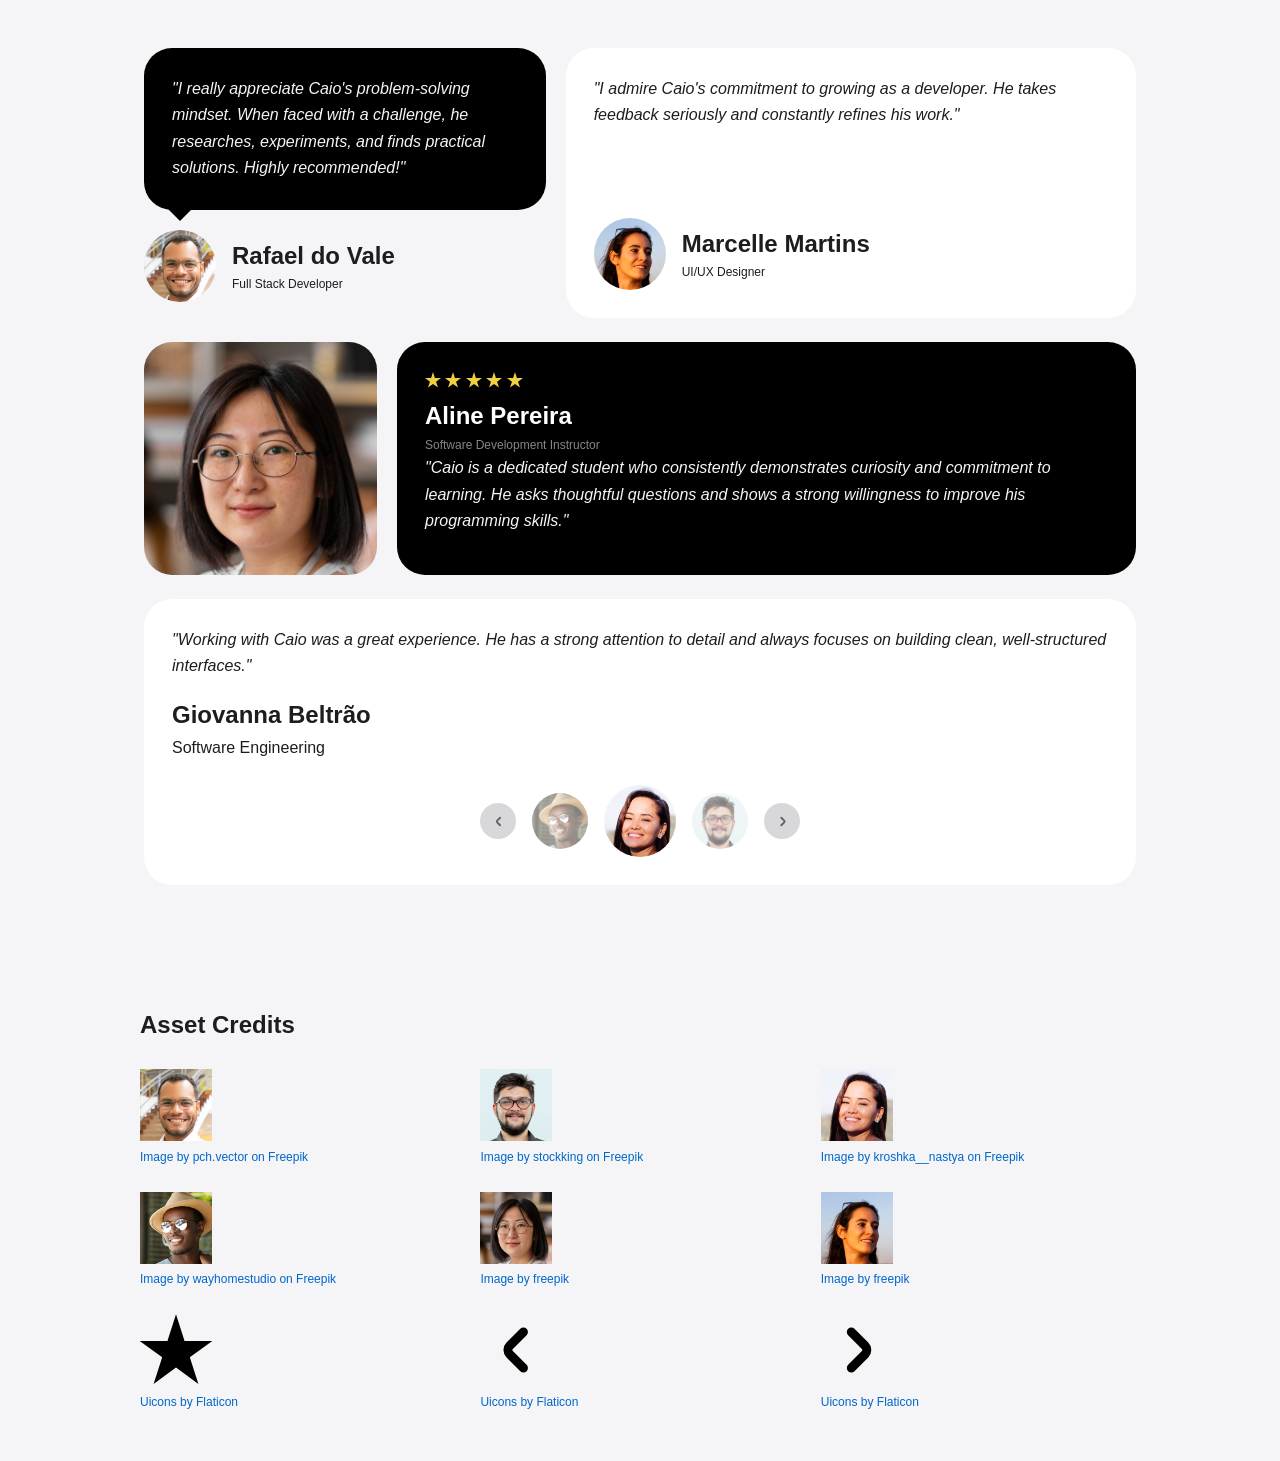
<file: projects/testimonial-cards/index.html>
<!DOCTYPE html>
<html lang="en">

<head>
  <meta charset="UTF-8">
  <meta name="viewport" content="width=device-width, initial-scale=1.0">
  <title>Testimonial Cards</title>

  <link rel="stylesheet" href="style.css">
</head>

<body>
  <main>
    <section class="testimonial-section">
      <div class="testimonial bubble-testimonial">
        <p class="testimonial-text">
          "I really appreciate Caio's problem-solving mindset. When faced with a challenge, he researches, experiments, and finds practical solutions. <em>Highly recommended!"</em>
        </p>
        <div class="testimonial-author">
          <img src="images/a.jpg" />
          <div>
            <h2>Rafael do Vale</h2>
            <p>Full Stack Developer</p>
          </div>
        </div>
      </div>
      <div class="testimonial card-testimonial">
        <p class="testimonial-text">
          "I admire Caio's commitment to growing as a developer. He takes feedback seriously and constantly refines his work."
        </p>
        <div class="testimonial-author">
          <img src="images/b.jpg" />
          <div>
            <h2>Marcelle Martins</h2>
            <p>UI/UX Designer</p>
          </div>
        </div>
      </div>
      <div class="testimonial photo-testimonial">
        <img src="images/c.jpg" class="testimonial-photo" />

        <div class="testimonial-card">
          <div class="testimonial-stars">
            <svg xmlns="http://www.w3.org/2000/svg" id="Layer_1" data-name="Layer 1" viewBox="0 0 24 24" width="512" height="512"><path d="M19.467,23.316,12,17.828,4.533,23.316,7.4,14.453-.063,9H9.151L12,.122,14.849,9h9.213L16.6,14.453Z"/></svg>
            <svg xmlns="http://www.w3.org/2000/svg" id="Layer_1" data-name="Layer 1" viewBox="0 0 24 24" width="512" height="512"><path d="M19.467,23.316,12,17.828,4.533,23.316,7.4,14.453-.063,9H9.151L12,.122,14.849,9h9.213L16.6,14.453Z"/></svg>
            <svg xmlns="http://www.w3.org/2000/svg" id="Layer_1" data-name="Layer 1" viewBox="0 0 24 24" width="512" height="512"><path d="M19.467,23.316,12,17.828,4.533,23.316,7.4,14.453-.063,9H9.151L12,.122,14.849,9h9.213L16.6,14.453Z"/></svg>
            <svg xmlns="http://www.w3.org/2000/svg" id="Layer_1" data-name="Layer 1" viewBox="0 0 24 24" width="512" height="512"><path d="M19.467,23.316,12,17.828,4.533,23.316,7.4,14.453-.063,9H9.151L12,.122,14.849,9h9.213L16.6,14.453Z"/></svg>
            <svg xmlns="http://www.w3.org/2000/svg" id="Layer_1" data-name="Layer 1" viewBox="0 0 24 24" width="512" height="512"><path d="M19.467,23.316,12,17.828,4.533,23.316,7.4,14.453-.063,9H9.151L12,.122,14.849,9h9.213L16.6,14.453Z"/></svg>
          </div>
          <div class="testimonial-author-informations">
            <h2>Aline Pereira</h2>
            <p>Software Development Instructor</p>
          </div>
          <p class="testimonial-text">
            "Caio is a dedicated student who consistently demonstrates curiosity and commitment to learning. He asks thoughtful questions and shows a strong willingness to improve his programming skills."
          </p>
        </div>
      </div>
      <div class="testimonial carousel-testimonial">
        <p class="testimonial-text">
          "Working with Caio was a great experience. He has a strong attention to detail and always focuses on building clean, well-structured interfaces."
        </p>
        <div class="testimonial-author-infomations">
          <h2>Giovanna Beltrão</h2>
          <p>Software Engineering</p>
        </div>
        <div class="testimonial-carousel">
          <button type="button">
            <svg xmlns="http://www.w3.org/2000/svg" id="Bold" viewBox="0 0 24 24" width="512" height="512"><path d="M10.957,12.354a.5.5,0,0,1,0-.708l4.586-4.585a1.5,1.5,0,0,0-2.121-2.122L8.836,9.525a3.505,3.505,0,0,0,0,4.95l4.586,4.586a1.5,1.5,0,0,0,2.121-2.122Z"/></svg>
          </button>
          <img src="images/d.jpg" />
          <img src="images/e.jpg" />
          <img src="images/f.jpg" />
          <button type="button">
            <svg xmlns="http://www.w3.org/2000/svg" id="Bold" viewBox="0 0 24 24" width="512" height="512"><path d="M15.75,9.525,11.164,4.939A1.5,1.5,0,0,0,9.043,7.061l4.586,4.585a.5.5,0,0,1,0,.708L9.043,16.939a1.5,1.5,0,0,0,2.121,2.122l4.586-4.586A3.505,3.505,0,0,0,15.75,9.525Z"/></svg>
          </button>
        </div>
      </div>
    </section>
  </main>

  <footer>
    <section class="credits-section">
      <h2>Asset Credits</h2>
      <div>
        <a href="https://www.freepik.com/free-photo/smiling-african-american-man-posing-public-library_5889939.htm#fromView=search&page=1&position=18&uuid=1309cf7a-509b-4ba5-a303-1aabfde7443c&query=professor" target="_blank" rel="noopener noreferrer">
          <img src="images/a.jpg" />
          <span>Image by pch.vector on Freepik</span>
        </a>
        <a href="https://www.freepik.com/free-photo/pleased-young-businessman-wearing-glasses-holding-book-isolated-white-background_13214132.htm#fromView=search&page=1&position=37&uuid=1309cf7a-509b-4ba5-a303-1aabfde7443c&query=professor" target="_blank" rel="noopener noreferrer">
          <img src="images/f.jpg" />
          <span>Image by stockking on Freepik</span>
        </a>
        <a href="https://www.freepik.com/free-photo/outdoor-portrait-asian-woman-white-dress-wearing-necklace-earings_10932253.htm#fromView=search&page=3&position=45&uuid=30ee1996-d61d-4608-b4ed-1af9f59c63fe&query=woman+outdoor+smile" target="_blank" rel="noopener noreferrer">
          <img src="images/e.jpg" />
          <span>Image by kroshka__nastya on Freepik</span>
        </a>
        <a href="https://www.freepik.com/free-photo/outdoor-portrait-attractive-fashionable-dark-skinned-man-wearing-mirrored-lens-shades-hat-relaxing-summer-day-urban-restaurant-hiding-from-burning-sun-rays-shadow-by-window_9440436.htm#fromView=search&page=1&position=15&uuid=b6990b93-c36e-4cf5-a5ad-e45684f7ffed&query=black+man+outdoor+smile" target="_blank" rel="noopener noreferrer">
          <img src="images/d.jpg" />
          <span>Image by wayhomestudio on Freepik</span>
        </a>
        <a href="https://www.freepik.com/free-photo/volunteer-organizing-donations-charity_21535367.htm#fromView=search&page=1&position=16&uuid=50522247-b568-471a-b475-18582720a7a8&query=professor+woman" target="_blank" rel="noopener noreferrer">
          <img src="images/c.jpg" />
          <span>Image by freepik</span>
        </a>
        <a href="https://www.freepik.com/free-photo/woman-enjoying-sun-while-out-nature_9843783.htm#fromView=search&page=4&position=34&uuid=30ee1996-d61d-4608-b4ed-1af9f59c63fe&query=woman+outdoor+smile" target="_blank" rel="noopener noreferrer">
          <img src="images/b.jpg" />
          <span>Image by freepik</span>
        </a>
        <a href="https://www.flaticon.com/uicons" target="_blank" rel="noopener noreferrer">
          <img src="images/star.svg" />
          <span>Uicons by Flaticon</span>
        </a>
        <a href="https://www.flaticon.com/uicons" target="_blank" rel="noopener noreferrer">
          <img src="images/angle-small-left.svg" />
          <span>Uicons by Flaticon</span>
        </a>
        <a href="https://www.flaticon.com/uicons" target="_blank" rel="noopener noreferrer">
          <img src="images/angle-small-right.svg" />
          <span>Uicons by Flaticon</span>
        </a>
      </div>
    </section>
  </footer>
</body>

</html>
</file>
<file: projects/changelog/style.css>
:root {
  --dot-color: #282a2c;
  --body-color: #e3e3e3;
  --body-background-color: #131314;
  --body-font-family: 'Segoe UI', Tahoma, Geneva, Verdana, sans-serif;
  --soft-color: #c4c7c5;
  --link-color: #a8c7fa;
}

* {
  margin: 0;
  padding: 0;
  box-sizing: border-box;
}

html {
  font-size: 100%;
}

body {
  font-family: var(--body-font-family);
  line-height: 1.65;
  color: var(--body-color);
  font-size: 0.875rem;
  background-color: var(--body-background-color);
}

.page-header {
  max-width: 512px;
  padding: 48px 16px 0 16px;
  margin: 0 auto;
}

.page-header .page-title {
  text-align: center;
  font-size: 2rem;
  margin-bottom: 24px;
}

.page-header .page-description {
  text-align: center;
  color: var(--soft-color);
  margin-bottom: 64px;
}

main {
  max-width: 512px;
  padding: 0 16px 24px 16px;
  margin: 0 auto;
}

main .changelog-list {
  list-style-type: none;
  display: grid;
  margin-top: calc(40px + 64px);
  margin-bottom: calc(40px + 24px);
}

main .changelog-list .changelog-item {
  display: grid;
  grid-template-rows: auto auto;
  grid-template-columns: auto 1fr;
  gap: 4px 16px;
  align-items: center;
}

main .changelog-list .changelog-item .changelog-date {
  font-size: 0.75rem;
  color: var(--soft-color);
  grid-area: 1 / 2 / 2 / 3;
  margin-top: 24px;
}

main .changelog-list .changelog-item .changelog-dot {
  position: relative;
  display: flex;
  align-items: center;
  justify-content: center;
  width: 12px;
  height: 100%;
  grid-area: 1 / 1 / 3 / 2;
}

main .changelog-list .changelog-item .changelog-dot::after {
  content: '';
  position: absolute;
  width: 12px;
  height: 12px;
  background-color: var(--dot-color);
  border-radius: 50%;
  grid-area: 2 / 2 / 3 / 3;
}

main .changelog-list .changelog-item .changelog-dot::before {
  content: '';
  position: absolute;
  width: 2px;
  height: calc(100% + 25px);
  background-color: var(--dot-color);
}

.complete-chagelog-button-container {
  display: flex;
  justify-content: center;
}

.complete-chagelog-button-container .complete-changelog-button {
  display: inline-flex;
  align-items: center;
  text-decoration: none;
  color: var(--link-color);
  border: 1px solid var(--link-color);
  height: 48px;
  padding: 0 24px;
  font-size: 0.875rem;
  line-height: 1.5;
  border-radius: 24px;
  transition: background-color ease 0.15s;
}

.complete-chagelog-button-container .complete-changelog-button:hover {
  background-color: #202226;
}

@media (min-width: 720px) {
  body {
    font-size: 1rem;
  }

  .page-header {
    max-width: 640px;
    margin: 0 auto;
  }

  .page-header .page-title {
    font-size: 2.25rem;
  }

  main {
    max-width: 640px;
  }

  main .changelog-list {
    gap: 24px;
  }

  main .changelog-list .changelog-item {
    gap: 16px;
    grid-template-rows: auto;
    grid-template-columns: 144px auto 1fr;
  }

  main .changelog-list .changelog-item .changelog-date {
    font-size: 0.875rem;
    grid-area: 1 / 1 / 2 / 2;
    text-align: end;
    margin-top: 0;
  }

  main .changelog-list .changelog-item .changelog-dot {
    grid-area: 1 / 2 / 2 / 3;
  }

  main .changelog-list .changelog-item .changelog-title {
    grid-area: 1 / 3 / 2 / 4;
  }
}
</file>
<file: projects/data-table-ui/style.css>
* {
  padding: 0;
  margin: 0;
  box-sizing: border-box;
}

html {
  font-size: 100%;
}

body {
  font-size: 1rem;
  font-weight: 400;
  color: #ededed;
  line-height: 1.65;
  font-family: Arial, Helvetica, sans-serif;
  background-color: #000000;
}

.d-none {
  display: none !important;
}

.badge {
  font-family: 'Courier New', Courier, monospace;
  font-size: 0.75rem;
  border-radius: 6px;
  padding: 2px 6px;
  font-weight: 600;
}

.badge.badge-purple {
  color: #9162c0;
  background-color: rgba(145, 98, 192, 0.15);
}

.badge.badge-green {
  color: #449d5d;
  background-color: rgba(68, 157, 93, 0.15);
}

.badge.badge-amber {
  color: #d17724;
  background-color: rgba(209, 119, 36, 0.15);
}

.badge.badge-blue {
  color: #3b88e9;
  background-color: rgba(59, 136, 233, 0.15);
}

.tooltip-wrap {
  position: relative;
}

.tooltip-wrap .tooltip {
  position: absolute;
  font-size: 0.75rem;
  background-color: #282828;
  color: #ededed;
  padding: 2px 6px;
  border-radius: 6px;
  white-space: nowrap;
  display: none;
  z-index: 1000;
}

.tooltip-wrap:hover .tooltip {
  display: block;
}

.tooltip-wrap:hover .tooltip.tooltip-left-bottom {
  bottom: calc(-1 * (28px + 4px));
  left: 0;
}

.tooltip-wrap:hover .tooltip.tooltip-right-bottom {
  bottom: calc(-1 * (28px + 4px));
  right: 0;
}

.tooltip-wrap .tooltip::before {
  content: '';
  position: absolute;
  z-index: 1000;
}

.tooltip-wrap:hover .tooltip.tooltip-left-bottom::before {
  top: -8px;
  left: 8px;
  border-top: 4px solid transparent;
  border-right: 4px solid transparent;
  border-bottom: 4px solid #282828;
  border-left: 4px solid transparent;
}

.tooltip-wrap:hover .tooltip.tooltip-right-bottom::before {
  top: -8px;
  right: 8px;
  border-top: 4px solid transparent;
  border-right: 4px solid transparent;
  border-bottom: 4px solid #282828;
  border-left: 4px solid transparent;
}

main {
  padding: 48px 12px;
}

.table-top {
  margin-bottom: 8px;
  display: grid;
  grid-template-columns: repeat(3, 32px) auto;
  gap: 8px;
}

.table-top .tool-button {
  background-color: #0a0a0a;
  border: 1px solid #2e2e2e;
  border-radius: 6px;
  color: #a1a1a1;
  cursor: pointer;
  transition: background-color 0.15s ease, color 0.15s ease;
  height: 32px;
  width: 32px;
  display: flex;
  align-items: center;
}

.table-top .tool-button:hover {
  color: #ededed;
  background-color: rgba(255, 255, 255, 0.09);
}

.table-top .tool-button svg {
  width: 20px;
  height: 20px;
  display: block;
  margin: 0 auto;
}

.table-top .dropdown-wrap {
  display: flex;
  justify-content: flex-end;
}

.table-top .dropdown-wrap .dropdown-button {
  padding: 0 12px;
  background-color: #0a0a0a;
  border: 1px solid #2e2e2e;
  border-radius: 6px;
  color: #a1a1a1;
  cursor: pointer;
  transition: background-color 0.15s ease, color 0.15s ease;
  height: 32px;
}

.table-top .dropdown-wrap .dropdown-button:hover {
  color: #ededed;
  background-color: rgba(255, 255, 255, 0.09);
}

table {
  background-color: #0a0a0a;
  border: 1px solid #2e2e2e;
  border-collapse: separate;
  border-spacing: 0;
  table-layout: fixed;
  border-radius: 6px;
  width: 100%;
}

table thead tr th {
  background-color: rgba(255, 255, 255, 0.09);
  height: 40px;
}

table thead tr th:first-of-type {
  border-radius: 6px 0 0 0;
}

table thead tr th:last-of-type {
  border-radius: 0 6px 0 0;
}

table thead tr .actions-column-th {
  width: calc(32px + 28px);
}

table thead tr th button {
  padding: 0 16px;
  background-color: transparent;
  border: none;
  cursor: pointer;
  display: flex;
  width: 100%;
  justify-content: space-between;
  align-items: center;
  height: 100%;
}

table thead tr th button div {
  color: #a1a1a1;
  font-size: 0.75rem;
  font-weight: 700;
  white-space: preserve nowrap;
  text-align: left;
  display: block;
}

table thead tr th button svg {
  width: 16px;
  height: 16px;
  color: #a1a1a1;
}

table tbody tr {
  height: 40px;
}

table tbody tr td {
  border-top: 1px solid #2e2e2e;
  padding: 0 16px;
}

table tbody tr td .cell-content-text {
  font-size: 0.875rem;
  font-weight: 400;
  white-space: preserve nowrap;
  overflow: hidden;
  text-overflow: ellipsis;
}

.actions-column-td button {
  background-color: transparent;
  border: 1px solid transparent;
  width: 28px;
  height: 28px;
  border-radius: 6px;
  transition: background-color 0.15s ease;
  cursor: pointer;
  display: flex;
  align-items: center;
}

.actions-column-td button:hover {
  background-color: rgba(255, 255, 255, 0.09);
}

.actions-column-td button svg {
  width: 20px;
  height: 20px;
  display: block;
  margin: 0 auto;
  color: #a1a1a1;
  transition: color 0.15s ease;
}

.actions-column-td button:hover svg {
  color: #ededed;
}

.table-bottom {
  display: grid;
  gap: 8px;
  margin-top: 8px;
}

.table-bottom p {
  font-size: 0.75rem;
  color: #a1a1a1;
  justify-self: center;
}

.table-bottom nav {
  justify-self: center;
}

.table-bottom nav ul {
  list-style-type: none;
  display: flex;
}

.table-bottom nav ul li {
  display: flex;
}

.table-bottom nav ul li button {
  width: 32px;
  height: 32px;
  border: none;
  font-size: 0.75rem;
  color: #a1a1a1;
  border-top: 1px solid #2e2e2e;
  border-bottom: 1px solid #2e2e2e;
  border-right: 1px solid #2e2e2e;
  background-color: #0a0a0a;
  cursor: pointer;
  transition: background-color 0.15s ease, color 0.15s ease;
}

.table-bottom nav ul li button:hover {
  color: #ededed;
  background-color: rgba(255, 255, 255, 0.09);
}

.table-bottom nav ul li:first-of-type button {
  border-radius: 6px 0 0 6px;
  border-left: 1px solid #2e2e2e;
}

.table-bottom nav ul li:last-of-type button {
  border-radius: 0 6px 6px 0;
}

.table-bottom nav ul li button svg {
  display: block;
  margin: 0 auto;
  width: 20px;
  height: 20px;
}

@media (min-width: 480px) {
  .table-bottom {
    grid-template-columns: repeat(2, 1fr);
  }

  .table-bottom p {
    align-self: center;
    justify-self: flex-start;
  }

  .table-bottom nav {
    justify-self: flex-end;
  }
}

@media (min-width: 576px) {
  .d-sm-table-cell {
    display: table-cell !important;
  }
}

@media (min-width: 768px) {
  .d-md-table-cell {
    display: table-cell !important;
  }
}

@media (min-width: 992px) {
  .d-lg-table-cell {
    display: table-cell !important;
  }
}

@media (min-width: 1200px) {
  .d-xl-table-cell {
    display: table-cell !important;
  }
}

@media (min-width: 1400px) {
  .d-xxl-table-cell {
    display: table-cell !important;
  }
}
</file>
<file: projects/datepicker-component/style.css>
:root {
  --body-background-color: #0f0f0f;
  --body-color: #f1f1f1;
  --body-font-family: Helvetica, Arial, sans-serif;
  --link-color: #3ea6ff;
}

html {
  font-size: 100%;
}

body {
  font-size: 1rem;
  background-color: var(--body-background-color);
  color: var(--body-color);
  font-family: var(--body-font-family);
}

* {
  margin: 0;
  padding: 0;
  box-sizing: border-box;
}
main {
  padding: 48px 16px 368px 16px;
}

.datepicker {
  position: relative;
  display: inline-flex;
  flex-wrap: wrap;
  color: var(--body-color);
  border-bottom: 1px solid #717171;
}

.datepicker input {
  border: 1px solid transparent;
  background-color: transparent;
  padding: 0 4px 0 16px;
  height: 40px;
  color: var(--body-color);
  letter-spacing: 0.1rem;
  width: 128px;
}

.datepicker input:focus {
  outline: none;
}

.datepicker > button {
  background-color: transparent;
  border: 1px solid transparent;
  display: flex;
  align-items: center;
  padding-right: 16px;
}

.datepicker > button svg {
  width: 16px;
  height: auto;
  fill: #aaaaaa;
  transition: fill 0.25s ease;
}

.datepicker > button:hover svg,
.datepicker > button:focus svg {
  fill: var(--body-color);
}

.datepicker-underline {
  position: relative;
  height: 0;
  flex-basis: 100%;
}

.datepicker-underline .unfocused-underline {
  position: absolute;
  border-bottom: #717171;
  top: 0;
  right: 0;
  bottom: 0;
  left: 0;
}

.datepicker-underline .focused-underline {
  position: absolute;
  border-bottom: 2px solid var(--body-color);
  top: 0;
  right: 0;
  bottom: 0;
  left: 0;
  -webkit-transform-origin: center center;
  transform-origin: center center;
  -webkit-transform: scale3d(0, 1, 1);
  transform: scale3d(0, 1, 1);
  transition: transform 0.25s ease;
}

.datepicker input:focus ~ .datepicker-underline .focused-underline {
  transform: none;
}

.datepicker input:focus ~ .datepicker-calendar,
.datepicker button:focus ~ .datepicker-calendar {
  opacity: 1;
  visibility: visible;
}

.datepicker input:focus ~ button svg {
  fill: var(--body-color);
}

.datepicker .datepicker-calendar {
  opacity: 0;
  visibility: hidden;
  position: absolute;
  top: calc(40px + 16px);
  left: 0;
  border-radius: 12px;
  background-color: #212121;
  padding: 16px;
  transition: opacity 0.25s ease;

  box-shadow:
    rgba(0, 0, 0, 0.14) 0px 2px 2px 0px,
    rgba(0, 0, 0, 0.12) 0px 1px 5px 0px,
    rgba(0, 0, 0, 0.2) 0px 3px 1px -2px;
}

.datepicker .datepicker-calendar .calendar-month-switcher {
  display: grid;
  grid-template-columns: 1fr auto auto;
  gap: 8px;
  padding: 0 4px;
  margin-bottom: 8px;
}

.datepicker .datepicker-calendar .calendar-month-switcher span {
  font-weight: 700;
}

.datepicker .datepicker-calendar .calendar-month-switcher button {
  background-color: transparent;
  border: 1px solid transparent;
  border-radius: 50%;
  display: flex;
  align-items: center;
  width: 16px;
  height: 16px;
}

.datepicker .datepicker-calendar .calendar-month-switcher button:hover {
  background-color: rgba(255, 255, 255, 0.2);
}

.datepicker .datepicker-calendar .calendar-month-switcher button svg {
  width: 14px;
  height: auto;
  fill: var(--body-color);
}

.datepicker .datepicker-calendar .calendar-body .calendar-weeks {
  display: grid;
  grid-template-columns: repeat(7, 26px);
  grid-template-rows: 20px;
  gap: 4px;
  justify-items: stretch;
  align-items: center;
  padding-bottom: 4px;
}

.datepicker .datepicker-calendar .calendar-body .calendar-weeks div {
  height: 20px;
  border-radius: 4px;
  border: 1px solid transparent;
  background-color: transparent;
  padding: 0 4px;
  font-size: 0.75rem;
  color: var(--body-color);
  font-weight: 700;
  text-align: center;
}

.datepicker .datepicker-calendar .calendar-body .calendar-days {
  display: grid;
  grid-template-columns: repeat(7, 26px);
  grid-template-rows: repeat(5, 20px);
  gap: 4px;
  justify-items: stretch;
  align-items: center;
}

.datepicker .datepicker-calendar .calendar-body .calendar-days button {
  height: 20px;
  border-radius: 4px;
  border: 1px solid transparent;
  background-color: transparent;
  padding: 0 4px;
  font-size: 0.75rem;
  color: var(--body-color);
}

.datepicker .datepicker-calendar .calendar-body .calendar-days button:focus {
  background-color: rgba(255, 255, 255, 0.2);
}

.datepicker .datepicker-calendar .calendar-body .calendar-days button:hover {
  background-color: rgba(255, 255, 255, 0.4);
}

.datepicker .datepicker-calendar .calendar-body .calendar-days button.current-day {
  background: var(--body-color);
  color: #000000;
}

footer {
  padding: 0 16px 48px 16px;
}

footer .credits-section h2 {
  margin-bottom: 24px;
}

footer .credits-section div {
  display: flex;
  flex-wrap: wrap;
  gap: 24px;
}

footer .credits-section div a {
  flex-basis: calc(33.34% - 17px);
  font-size: 0.75rem;
  text-decoration: none;
  color: var(--link-color);
}

footer .credits-section div a:hover {
  text-decoration: underline;
}

footer .credits-section div a img {
  max-width: 72px;
  filter: brightness(0) invert(1);
}

footer .credits-section div a span {
  display: block;
}
</file>
<file: projects/datepicker-ui/style.css>
:root {
  --body-background-color: #0f0f0f;
  --body-color: #f1f1f1;
  --body-font-family: Helvetica, Arial, sans-serif;
  --link-color: #3ea6ff;
}

html {
  font-size: 100%;
}

body {
  font-size: 1rem;
  background-color: var(--body-background-color);
  color: var(--body-color);
  font-family: var(--body-font-family);
}

* {
  margin: 0;
  padding: 0;
  box-sizing: border-box;
}

main {
  padding: 48px 16px 368px 16px;
  display: flex;
  justify-content: center;
  align-items: center;
}

.datepicker {
  position: relative;
  display: inline-flex;
  flex-wrap: wrap;
  color: var(--body-color);
  border-bottom: 1px solid #717171;
}

.datepicker input {
  border: 1px solid transparent;
  background-color: transparent;
  padding: 0 4px 0 16px;
  height: 40px;
  color: var(--body-color);
  letter-spacing: 0.1rem;
  width: 128px;
}

.datepicker input:focus {
  outline: none;
}

.datepicker > button {
  background-color: transparent;
  border: 1px solid transparent;
  display: flex;
  align-items: center;
  padding-right: 16px;
}

.datepicker > button svg {
  width: 16px;
  height: auto;
  fill: #aaaaaa;
  transition: fill 0.25s ease;
}

.datepicker > button:hover svg,
.datepicker > button:focus svg {
  fill: var(--body-color);
}

.datepicker-underline {
  position: relative;
  height: 0;
  flex-basis: 100%;
}

.datepicker-underline .unfocused-underline {
  position: absolute;
  border-bottom: #717171;
  top: 0;
  right: 0;
  bottom: 0;
  left: 0;
}

.datepicker-underline .focused-underline {
  position: absolute;
  border-bottom: 2px solid var(--body-color);
  top: 0;
  right: 0;
  bottom: 0;
  left: 0;
  -webkit-transform-origin: center center;
  transform-origin: center center;
  -webkit-transform: scale3d(0, 1, 1);
  transform: scale3d(0, 1, 1);
  transition: transform 0.25s ease;
}

.datepicker input:focus ~ .datepicker-underline .focused-underline {
  transform: none;
}

.datepicker input:focus ~ .datepicker-calendar,
.datepicker button:focus ~ .datepicker-calendar {
  opacity: 1;
  visibility: visible;
}

.datepicker input:focus ~ button svg {
  fill: var(--body-color);
}

.datepicker .datepicker-calendar {
  opacity: 0;
  visibility: hidden;
  position: absolute;
  top: calc(40px + 16px);
  left: 0;
  border-radius: 12px;
  background-color: #212121;
  padding: 16px;
  transition: opacity 0.25s ease;

  box-shadow:
    rgba(0, 0, 0, 0.14) 0px 2px 2px 0px,
    rgba(0, 0, 0, 0.12) 0px 1px 5px 0px,
    rgba(0, 0, 0, 0.2) 0px 3px 1px -2px;
}

.datepicker .datepicker-calendar .calendar-month-switcher {
  display: grid;
  grid-template-columns: 1fr auto auto;
  gap: 8px;
  padding: 0 4px;
  margin-bottom: 8px;
}

.datepicker .datepicker-calendar .calendar-month-switcher span {
  font-weight: 700;
}

.datepicker .datepicker-calendar .calendar-month-switcher button {
  background-color: transparent;
  border: 1px solid transparent;
  border-radius: 50%;
  display: flex;
  align-items: center;
  width: 16px;
  height: 16px;
}

.datepicker .datepicker-calendar .calendar-month-switcher button:hover {
  background-color: rgba(255, 255, 255, 0.2);
}

.datepicker .datepicker-calendar .calendar-month-switcher button svg {
  width: 14px;
  height: auto;
  fill: var(--body-color);
}

.datepicker .datepicker-calendar .calendar-body .calendar-weeks {
  display: grid;
  grid-template-columns: repeat(7, 26px);
  grid-template-rows: 20px;
  gap: 4px;
  justify-items: stretch;
  align-items: center;
  padding-bottom: 4px;
}

.datepicker .datepicker-calendar .calendar-body .calendar-weeks div {
  height: 20px;
  border-radius: 4px;
  border: 1px solid transparent;
  background-color: transparent;
  padding: 0 4px;
  font-size: 0.75rem;
  color: var(--body-color);
  font-weight: 700;
  text-align: center;
}

.datepicker .datepicker-calendar .calendar-body .calendar-days {
  display: grid;
  grid-template-columns: repeat(7, 26px);
  grid-template-rows: repeat(5, 20px);
  gap: 4px;
  justify-items: stretch;
  align-items: center;
}

.datepicker .datepicker-calendar .calendar-body .calendar-days button {
  height: 20px;
  border-radius: 4px;
  border: 1px solid transparent;
  background-color: transparent;
  padding: 0 4px;
  font-size: 0.75rem;
  color: var(--body-color);
}

.datepicker .datepicker-calendar .calendar-body .calendar-days button:focus {
  background-color: rgba(255, 255, 255, 0.2);
}

.datepicker .datepicker-calendar .calendar-body .calendar-days button:hover {
  background-color: rgba(255, 255, 255, 0.4);
}

.datepicker .datepicker-calendar .calendar-body .calendar-days button.current-day {
  background: var(--body-color);
  color: #000000;
}

footer {
  padding: 0 16px 48px 16px;
  max-width: 320px;
  margin: 0 auto;
}

footer .credits-section h2 {
  margin-bottom: 24px;
}

footer .credits-section div {
  display: flex;
  flex-wrap: wrap;
  gap: 24px;
}

footer .credits-section div a {
  flex-basis: calc(33.34% - 17px);
  font-size: 0.75rem;
  text-decoration: none;
  color: var(--link-color);
}

footer .credits-section div a:hover {
  text-decoration: underline;
}

footer .credits-section div a img {
  max-width: 72px;
  filter: brightness(0) invert(1);
}

footer .credits-section div a span {
  display: block;
}
</file>
<file: projects/sign-up-form/style.css>
* {
  padding: 0;
  margin: 0;
  box-sizing: border-box;
}

html {
  font-size: 100%;
}

body {
  font-family: system-ui, -apple-system, BlinkMacSystemFont, 'Segoe UI', Roboto, Oxygen, Ubuntu, Cantarell, 'Open Sans', 'Helvetica Neue', sans-serif;
  font-size: 1rem;
  font-weight: 400;
  line-height: 1.5;
}

main {
  padding: 96px 24px 24px 24px;
}

fieldset {
  border: none;
}

button:focus-visible {
  outline: 2px solid #000000;
}

.sr-only {
  position: absolute;
  width: 1px;
  height: 1px;
  padding: 0;
  margin: -1px;
  overflow: hidden;
  clip: rect(0, 0, 0, 0);
  white-space: nowrap;
  border-width: 0;
}

.next-btn, 
.submit-btn {
  color: #ffffff;
  font-weight: 500;
  background-color: #486ac9;
  padding: 8px 16px;
  border: 1px solid transparent;
  border-radius: 4px;
  margin-top: 32px;
  margin-left: auto;
  font-size: 0.875rem;
  cursor: pointer;
  line-height: 20px;
  display: flex;
  transition: background-color 0.2s ease;
}

.next-btn:hover,
.submit-btn:hover {
  background-color: #2d427d;
}

.next-btn:active,
.submit-btn:active {
  background-color: #21315c;
} 

.next-btn.hidden, 
.submit-btn.hidden {
  display: none;
}

.form-step {
  display: none;
}

.form-step.active {
  display: block;
}

.form-step .form-step-title {
  font-size: 1.5rem;
  line-height: 1.2;
  font-weight: 600;
  color: #364a63;
}

.form-step .form-step-description {
  font-size: 0.875rem;
  margin-top: 8px;
  color: #526484;
}

.form-step .form-groups {
  display: flex;
  flex-wrap: wrap;
  gap: 20px;
  margin-top: 32px;
}

.form-step .form-birthday-fieldset,
.form-step .form-phone-number-fieldset {
  flex-basis: 100%;
}

.form-step .form-birthday-fieldset .form-groups,
.form-step .form-phone-number-fieldset .form-groups {
  margin-top: 0;
}

.form-step .form-birthday-fieldset .form-groups {
  display: grid;
  gap: 20px;
  grid-template-columns: repeat(3, 1fr);
}

.form-step .form-phone-number-fieldset .form-groups {
  display: grid;
  gap: 0;
  grid-template-columns: auto 1fr;
}

.form-step .form-phone-number-fieldset .form-group:first-child .form-control {
  border-top-right-radius: 0;
  border-bottom-right-radius: 0;
}

.form-step .form-phone-number-fieldset .form-group:first-child .form-control:focus {
  position: relative;
  z-index: 1;
}


.form-step .form-phone-number-fieldset .form-group:last-child .form-control {
  border-top-left-radius: 0;
  border-bottom-left-radius: 0;
  margin-left: -1px;
}

.form-step .form-phone-number-fieldset .form-group:first-child .form-control:focus ~ span {
  z-index: 2;
}

.form-step .terms-and-conditions-fieldset .form-group input[type=checkbox].form-control {
  accent-color: #5c87ff;
}

.form-step .terms-and-conditions-fieldset .form-group .form-label {
  font-size: 0.875rem;
  color: #526484;
  user-select: none;
  cursor: pointer;
}

.form-step .terms-and-conditions-fieldset .form-group .form-label a {
  color: #5c87ff;
  text-decoration: none;
}

.form-step .terms-and-conditions-fieldset .form-group .form-label a:hover {
  text-decoration: underline;
}

.form-group {
  position: relative;
  flex-basis: 100%;
  padding-top: 8px;
}

.form-group.invalid::before {
  content: 'This field is required';
  position: absolute;
  left: 2px;
  bottom: -16px;
  font-size: 0.625rem;
  line-height: 1;
  color: #e85347;
}

.form-group input[type=text].form-control,
.form-group input[type=email].form-control,
.form-group input[type=password].form-control,
.form-group select.form-control {
  min-height: 40px;
  padding: 0 8px;
  border-width: 1px;
  border-style: solid;
  border-top-color: #dbdfea;
  border-right-color: #dbdfea;
  border-bottom-color: #95979e;
  border-left-color: #dbdfea;
  border-radius: 4px;
  width: 100%;
}

.form-group.invalid input[type=text].form-control,
.form-group.invalid input[type=email].form-control,
.form-group.invalid input[type=password].form-control,
.form-group.invalid select.form-control {
  border-top-color: transparent;
  border-right-color: transparent;
  border-bottom-color: #e85347;
  border-left-color: transparent;
  outline: 1px solid #e85347;
}

.form-group input[type=text].form-control:active,
.form-group input[type=email].form-control:active,
.form-group input[type=password].form-control:active,
.form-group select.form-control:active,
.form-group input[type=text].form-control:focus-within,
.form-group input[type=email].form-control:focus-within,
.form-group input[type=password].form-control:focus-within,
.form-group select.form-control:focus-within {
  border-top-color: transparent;
  border-right-color: transparent;
  border-bottom-color: #55565A;
  border-left-color: transparent;
  outline: 1px solid #55565A;
}

.form-group input[type=password].form-control {
  padding-right: 32px;
}

.form-group select.form-control {
  -webkit-appearance: none;
  -moz-appearance: none;
  appearance: none;
  padding-right: 20px;
} 

.form-group select.form-control ~ span {
  position: absolute;
  right: 8px;
  top: calc(50% + 2px);
  border-top: 4px solid #364a63;
  border-bottom: 4px solid transparent;
  border-left: 4px solid transparent;
  border-right: 4px solid transparent;
  pointer-events: none;
}

.form-group select.form-control::-ms-expand {
  display: none;
}

.form-group input[type=text].form-control ~ .form-label,
.form-group input[type=email].form-control ~ .form-label,
.form-group input[type=password].form-control ~ .form-label,
.form-group select.form-control ~ .form-label {
  background-color: #ffffff;
  color: #344357;
  padding: 0 4px;
  font-size: 14px;
  line-height: 20px;
  position: absolute;
  top: calc(50% - 6px);
  left: 8px;
  transition: font-size 0.2s ease, transform 0.2s ease;
  user-select: none;
}

.form-group input[type=text].form-control:focus ~ .form-label,
.form-group input[type=email].form-control:focus ~ .form-label,
.form-group input[type=password].form-control:focus ~ .form-label,
.form-group input[type=text].form-control:not(:placeholder-shown) ~ .form-label,
.form-group input[type=email].form-control:not(:placeholder-shown) ~ .form-label,
.form-group input[type=password].form-control:not(:placeholder-shown) ~ .form-label,
.form-group select.form-control:valid ~ .form-label {
  font-size: 10px;
  transform: translate(0, -20px);
}

.form-group input[type=text].form-control ~ .form-label,
.form-group input[type=email].form-control ~ .form-label,
.form-group input[type=password].form-control ~ .form-label {
  cursor: text;
}

.password-visibility-toggle {
  position: absolute;
  right: 0;
  background-color: transparent;
  border: none;
  display: inline-flex;
  height: 40px;
  padding: 0px 8px;
  cursor: pointer;
}

.password-visibility-toggle svg.hidden {
  display: none;
}

.password-visibility-toggle svg {
  width: 16px;
  height: auto;
  fill: #8094ae;
}

@media (min-width: 480px) {
  main {
    padding: 96px 40px 40px 40px;
  }
}

@media (min-width: 512px) {
  body {
    background-color: #f5f6fa;
  }
  main {
    padding: 40px;
    background-color: #ffffff;
    border: 1px solid #dbdfea;
    max-width: 480px;
    border-radius: 4px;
    margin: 176px auto;
  }
}
</file>
<file: projects/stream-deck/style.css>
* {
  margin: 0;
  padding: 0;
  box-sizing: border-box;
}

html {
  font-size: 100%;
}

body {
  background-color: #121212;
  padding: 96px 16px;
  min-height: 100vh;
  font-family: Arial, Helvetica, sans-serif;
}

body::before {
  content: '';
  position: absolute;
  filter: blur(40px);
  background-image:
    radial-gradient(
      #808080 10%,
      #7a7a7a 20% 30%,
      #373737 60%);
  border-radius: 50%;
  width: 100%;
  max-width: 420px;
  height: 40%;
  top: -10%;
  left: calc(50% - 210px);
  opacity: 0.2;
  pointer-events: none;
}

body::after {
  content: '';
  position: absolute;
  filter: blur(40px);
  background-image:
    radial-gradient(
      #808080 10%,
      #7a7a7a 20% 30%,
      #373737 60%);
  border-radius: 50%;
  width: 100%;
  max-width: 420px;
  height: 40%;
  top: -10%;
  left: calc(50% - 210px);
  opacity: 0.2;
  z-index: 1;
  pointer-events: none;
}

main {
  display: grid;
  grid-template-rows: auto auto;
}

.menu {
  position: relative;
  z-index: 1;
  list-style-type: none;
  display: grid;
  gap: 24px;
  grid-template-columns: 74px 74px 74px 74px;
  grid-template-rows: 74px 74px;
  justify-items: center;
  align-items: center;
  justify-content: center;
}

.menu .item {
  position: relative;
  display: inline-block;
}

.menu .item button {
  border: none;
  background-color: transparent;
  position: relative;
  box-shadow:
    0 5px 8px 10px rgba(0, 0, 0, 0.5),
    0 0 0 6px #292929;
  -webkit-box-shadow:
    0 5px 8px 10px rgba(0, 0, 0, 0.5),
    0 0 0 6px #292929;
  border-radius: 12px;
  display: flex;
  justify-content: center;
  align-items: center;
  width: 64px;
  height: 64px;
  cursor: pointer;
}

.menu .item button::before {
  content: '';
  position: absolute;
  width: 78px;
  height: 78px;
  border-radius: 13px;
  transform: translateY(1px);
  background-color: #000000;
  pointer-events: none;
}

.menu .item button::after {
  content: '';
  position: absolute;
  width: 78px;
  height: 78px;
  border-radius: 13px;
  z-index: 1;
  background-image: linear-gradient(
    to top, 
    transparent 80%, 
    rgba(255, 255, 255, 0.15) 100%
  );
}

.menu .item button .background {
  width: 74px;
  height: 74px;
  position: absolute;
  pointer-events: none;
  filter: blur(4px);
}

.menu .item button .background .glow {
  background-image: linear-gradient(
    to bottom,
    transparent 80%,
    rgba(255, 255, 255, 0.15) 100%);
  width: 100%;
  height: 100%;
  position: absolute;
  border-radius: 12px;
}

.menu .item button .border {
  position: absolute;
  width: 74px;
  height: 74px;
  z-index: 1;
  padding: 1px;
  border-radius: 12px;
  background-image:
    linear-gradient(135deg, 
    rgba(255, 255, 255, 0.5),
    rgba(255, 255, 255, 0.5),
    transparent,
    transparent,
    rgba(255, 255, 255, 0.35));
  mask:
    linear-gradient(#fff 0 0) content-box,
    linear-gradient(#fff 0 0);
  -webkit-mask:
    linear-gradient(#fff 0 0) content-box,
    linear-gradient(#fff 0 0);
  mask-composite: exclude;
  -webkit-mask-composite: xor;
  pointer-events: none;
}

.menu .item button .logo-wrap {
  z-index: 0;
  width: 64px;
  height: 64px;
  padding: 8px;
  display: flex;
  align-items: center;
  justify-content: center;
  background-color: #000000;
  border-radius: 10px;
  filter: blur(0.3px);
  transition: filter 0.2s ease;
}

.menu .item button .logo-wrap .logo {
  width: 48px;
  height: auto;
  margin: 0 auto;
}

.menu .item button .logo-wrap img {
  width: 48px;
  height: auto;
  position: absolute;
  transform: translate(0, 6px);
  opacity: 0.05;
}

.menu .item button .logo-wrap.instagram {
  background-image:
    radial-gradient(
      circle farthest-corner at 28% 100%,
      #fcdf8f 0%,
      #fbd377 10%,
      #fa8e37 22%,
      #f73344 35%,
      transparent 65%),
    linear-gradient(145deg, #3051f1 10%, #c92bb7 70%);
}

.menu .item button .logo-wrap.x svg,
.menu .item button .logo-wrap.twitch svg {
  height: 36px;
  width: auto;
}

.menu .item button .logo-wrap.tiktok svg {
  height: 42px;
  width: auto;
}

.menu .item button .logo-wrap.x img,
.menu .item button .logo-wrap.twitch img {
  height: 36px;
  width: auto;
}

.menu .item button .logo-wrap.tiktok img {
  height: 42px;
  width: auto;
}

.display {
  max-width: 368px;
  width: 100%;
  margin: 40px auto 0 auto;
  position: relative;
}

.display::before {
  content: '';
  position: absolute;
  top: 0;
  left: 0;
  z-index: -2;
  width: 100%;
  height: 100%;
  border-radius: 3px;
  background-color: #000000;
  pointer-events: none;
}

.display::after {
  content: '';
  background-image: linear-gradient(
    to top, 
    transparent 80%, 
    rgba(255, 255, 255, 0.15) 100%
  );
  width: 100%;
  height: 100%;
  position: absolute;
  top: 0;
  left: 0;
  z-index: 3;
  border-radius: 4px;
  pointer-events: none;
}

.display .information-list {
  padding: 20px;
  display: grid;
  grid-template-columns: repeat(3, 1fr);
  gap: 16px;
  grid-template-rows: auto;
  align-items: center;
  justify-content: space-between;
  border: 5px solid #000000;
  box-shadow:
    0 0 0 1px #121212,
    0 0 0 2px #000000,
    inset 0 0 3px 2px rgba(0, 0, 0, 0.5);
  -webkit-box-shadow:
    0 0 0 1px #121212,
    0 0 0 2px #000000,
    inset 0 0 3px 2px rgba(0, 0, 0, 0.5);
  border-radius: 3px;
}

.display .information-list .information-item {
  filter: blur(0.3px);
}

.display .information-list .information-item .information-label {
  color: #ffffff;
  font-weight: 600;
  text-shadow:
    -0.5px -0.5px 0 rgba(0, 0, 0, 0.2),
    0.5px -0.5px 0 rgba(0, 0, 0, 0.2),
    -0.5px 0.5px 0 rgba(0, 0, 0, 0.2),
    0.5px 0.5px 0 rgba(0, 0, 0, 0.2),
    -0.5px -1px 0 rgba(0, 0, 0, 0.2),
    0.5px -1px 0 rgba(0, 0, 0, 0.2),
    -0.5px 1px 0 rgba(0, 0, 0, 0.2),
    -0.5px -1px 0 rgba(0, 0, 0, 0.2),
    1px 0.5px 0 rgba(0, 0, 0, 0.2),
    1px -0.5px 0 rgba(0, 0, 0, 0.2),
    -1px 0.5px 0 rgba(0, 0, 0, 0.2),
    -1px -0.5px 0 rgba(0, 0, 0, 0.2),
    1px 1px 0 rgba(0, 0, 0, 0.2),
    1px -1px 0 rgba(0, 0, 0, 0.2),
    -1px 1px 0 rgba(0, 0, 0, 0.2),
    -1px -1px 0 rgba(0, 0, 0, 0.2);
  font-size: 0.75rem;
}

.display .information-list .information-item .information-value {
  display: flex;
  align-items: flex-end;
  justify-content: space-between;
  gap: 8px;
  margin-top: 4px;
}

.display .information-list .information-item .information-value svg {
  color: #ffffff;
  stroke: rgba(0, 0, 0, 0.5);
  stroke-width: 1;
}

.display .information-list .information-item .information-value .information-value-content {
  flex-grow: 1;
  text-align: right;
}

.display .information-list .information-item .information-value .information-value-content .item-percentage {
  color: #ffffff;
  font-size: 1.25rem;
  text-shadow:
    -0.5px -0.5px 0 rgba(0, 0, 0, 0.2),
    0.5px -0.5px 0 rgba(0, 0, 0, 0.2),
    -0.5px 0.5px 0 rgba(0, 0, 0, 0.2),
    0.5px 0.5px 0 rgba(0, 0, 0, 0.2),
    -0.5px -1px 0 rgba(0, 0, 0, 0.2),
    0.5px -1px 0 rgba(0, 0, 0, 0.2),
    -0.5px 1px 0 rgba(0, 0, 0, 0.2),
    -0.5px -1px 0 rgba(0, 0, 0, 0.2),
    1px 0.5px 0 rgba(0, 0, 0, 0.2),
    1px -0.5px 0 rgba(0, 0, 0, 0.2),
    -1px 0.5px 0 rgba(0, 0, 0, 0.2),
    -1px -0.5px 0 rgba(0, 0, 0, 0.2),
    1px 1px 0 rgba(0, 0, 0, 0.2),
    1px -1px 0 rgba(0, 0, 0, 0.2),
    -1px 1px 0 rgba(0, 0, 0, 0.2),
    -1px -1px 0 rgba(0, 0, 0, 0.2);
}

.display .information-list .information-item .information-value .information-value-content .item-progress-bar {
  height: 4px;
  width: 100%;
  background-image: radial-gradient(#000000, #333333 90%);
  margin-top: 4px;
  border-radius: 2px;
  overflow: hidden;
  position: relative;
  outline: 1px solid rgba(0, 0, 0, 0.2);
}

.display .information-list .information-item .information-value .item-progress-bar span {
  position: absolute;
  top: 0;
  left: 0;
  width: 0;
  height: 100%;
  background-color: #ffffff;
  border-radius: 0 2px 2px 0;
  box-shadow: 0 1px 3px 3px #000000;
  -webkit-box-shadow: 0 1px 3px 3px #000000;
}

.display .display-background {
  position: absolute;
  top: 0;
  left: 0;
  z-index: -1;
  width: 100%;
  height: 100%;
  object-fit: cover;
  object-position: top;
  padding: 4px;
  filter: brightness(0.95) blur(0.3px);
  border-radius: 12px;
}

.display .display-glow {
  position: absolute;
  top: 0;
  left: 0;
  z-index: 1;
  width: 100%;
  height: 100%;
  box-shadow:
    0 0 64px 16px rgba(255, 255, 255, 0.1);
  -webkit-box-shadow:
    0 0 64px 16px rgba(255, 255, 255, 0.1);
  pointer-events: none;
  border-radius: 4px;
}

.control-list {
  max-width: 368px;
  width: 100%;
  margin: 40px auto 0 auto;
  display: grid;
  grid-template-columns: repeat(3, 1fr);
  justify-items: center;
}

.control-list .control-item {
  width: 56px;
  height: 56px;
  border-radius: 50%;
  background-color: #000000;
  display: flex;
  justify-content: center;
  align-items: center;
  position: relative;
  cursor: pointer;
  box-shadow: 0 0 24px 6px #000000;
  -webkit-box-shadow: 0 0 24px 6px #000000;
}

.control-list .control-item::before {
  content: '';
  position: absolute;
  z-index: 1;
  background-image: conic-gradient(
    from 135deg at center center, 
    rgba(255, 255, 255, 0.1), 
    transparent,
    rgba(255, 255, 255, 0.1), 
    transparent,
    rgba(255, 255, 255, 0.1)
  );
  width: 100%;
  height: 100%;
  border-radius: 50%;
}

.control-list .control-item::after {
  content: '';
  position: absolute;
  z-index: -1;
  width: calc(100% + 8px);
  height: calc(100% + 8px);
  border-radius: 50%;
  background-color: #333333;
  background-image: conic-gradient(
    from 135deg at center center, 
    rgba(255, 255, 255, 0.2), 
    transparent,
    rgba(255, 255, 255, 0.2), 
    transparent,
    rgba(255, 255, 255, 0.2),
    transparent,
    rgba(255, 255, 255, 0.2), 
    transparent,
    rgba(255, 255, 255, 0.2),
    transparent,
    rgba(255, 255, 255, 0.2),
    transparent,
    rgba(255, 255, 255, 0.2)
  );
  outline: 1.5px dotted #0a0a0a;
}

.control-list .control-item svg {
  position: absolute;
  color: rgba(255, 255, 255, 0.5);
}

footer {
  max-width: 368px;
  margin: 64px auto 0 auto;
  gap: 16px;
  text-align: center;
}

footer h1 {
  font-family: 'Parisienne', cursive;
  color: #bdbdbd;
  font-size: 48px;
  filter: drop-shadow(0 0 4px #000000);
  background-image: linear-gradient(
    to bottom,
    #ffffff 10%,
    #555555 100%
  );
  background-clip: text;
  -webkit-background-clip: text;
  -webkit-text-fill-color: transparent;
}
</file>
<file: projects/testimonial-cards/style.css>
:root {
  --body-color: #1d1d1f;
  --body-background-color: #f5f5f7;
  --body-font-family: 'Segoe UI', Tahoma, Geneva, Verdana, sans-serif;
  --link-color: #0066cc;
}

* {
  margin: 0;
  padding: 0;
  box-sizing: border-box;
}

html {
  font-size: 100%;
}

body {
  font-family: var(--body-font-family);
  line-height: 1.65;
  color: var(--body-color);
  font-size: 0.875rem;
  background-color: var(--body-background-color);
}

main {
  padding: 48px 16px 120px 16px;
}

.testimonial-section {
  display: grid;
  grid-template-columns: repeat(12, 1fr);
  column-gap: 20px;
  row-gap: 24px;
}

.testimonial-section .testimonial.bubble-testimonial {
  grid-area: 1 / 1 / 2 / -1;
}

.testimonial-section .testimonial.bubble-testimonial .testimonial-text {
  color: #f5f5f7;
  background-color: #000000;
  position: relative;
  border-radius: 28px;
  padding: 28px;
  margin-bottom: 20px;
  font-style: italic;
}

.testimonial-section .testimonial.bubble-testimonial .testimonial-text::before {
  content: '';
  position: absolute;
  bottom: -23px;
  left: 24px;
  border-top: 12px solid #000000;
  border-bottom: 12px solid transparent;
  border-left: 12px solid transparent;
  border-right: 12px solid transparent;
}

.testimonial-section .testimonial.bubble-testimonial .testimonial-author {
  display: flex;
  align-items: center;
  gap: 16px;
}

.testimonial-section .testimonial.bubble-testimonial .testimonial-author img {
  max-width: 72px;
  border-radius: 50%;
}

.testimonial-section .testimonial.bubble-testimonial .testimonial-author div p {
  font-size: 0.75rem;
}

.testimonial-section .testimonial.card-testimonial {
  grid-area: 2 / 1 / 3 / -1;
  border-radius: 28px;
  padding: 28px;
  background-color: #ffffff;
}

.testimonial-section .testimonial.card-testimonial .testimonial-text {
  margin-bottom: 16px;
  font-style: italic;
}

.testimonial-section .testimonial.card-testimonial .testimonial-author {
  display: flex;
  align-items: center;
  gap: 16px;
}

.testimonial-section .testimonial.card-testimonial .testimonial-author img {
  max-width: 72px;
  border-radius: 50%;
}

.testimonial-section .testimonial.card-testimonial .testimonial-author p {
  font-size: 0.75rem;
}

.testimonial-section .testimonial.photo-testimonial {
  grid-area: 3 / 1 / 4 / -1;
  display: grid;
  gap: 20px;
}

.testimonial-section .testimonial.photo-testimonial .testimonial-photo {
  max-width: 100%;
  border-radius: 28px;
}

.testimonial-section .testimonial.photo-testimonial .testimonial-card {
  border-radius: 28px;
  padding: 28px;
  background-color: #000000;
  color: #f5f5f7;
}

.testimonial-section .testimonial.photo-testimonial .testimonial-card .testimonial-stars svg {
  max-width: 16px;
  height: auto;
  fill: #edd142;
}

.testimonial-section .testimonial.photo-testimonial .testimonial-card .testimonial-author-informations h2 {
  color: #ffffff;
}

.testimonial-section .testimonial.photo-testimonial .testimonial-card .testimonial-author-informations p {
  color: #86868b;
  font-size: 0.75rem;
}

.testimonial-section .testimonial.photo-testimonial .testimonial-card .testimonial-text {
  font-style: italic;
}

.testimonial-section .testimonial.carousel-testimonial {
  grid-area: 4 / 1 / 5 / -1;
  border-radius: 28px;
  display: flex;
  justify-content: center;
  flex-wrap: wrap;
  background-color: #ffffff;
  padding: 28px;
}

.testimonial-section .testimonial.carousel-testimonial .testimonial-text {
  font-style: italic;
}

.testimonial-section .testimonial.carousel-testimonial .testimonial-author-infomations {
  margin-top: 16px;
  margin-bottom: 24px;
  flex-basis: 100%;
}

.testimonial-section .testimonial.carousel-testimonial .testimonial-carousel {
  display: flex;
  align-items: center;
  gap: 8px;
}

.testimonial-section .testimonial.carousel-testimonial .testimonial-carousel button {
  background-color: #d8d8db;
  width: 36px;
  height: 36px;
  border-radius: 50%;
  display: flex;
  justify-content: center;
  align-items: center;
  border: none;
  cursor: pointer;
  transition: background-color 0.15s ease;
}

.testimonial-section .testimonial.carousel-testimonial .testimonial-carousel button:hover {
  background-color: #e6e6e9;
}

.testimonial-section .testimonial.carousel-testimonial .testimonial-carousel button:active {
  background-color: #d3d4d6;
}

.testimonial-section .testimonial.carousel-testimonial .testimonial-carousel button svg {
  fill: #616163;
  width: 15px;
  height: auto;
}

.testimonial-section .testimonial.carousel-testimonial .testimonial-carousel img {
  border-radius: 50%;
  max-width: 72px;
}

.testimonial-section .testimonial.carousel-testimonial .testimonial-carousel img:first-of-type,
.testimonial-section .testimonial.carousel-testimonial .testimonial-carousel img:last-of-type {
  max-width: 56px;
  opacity: 0.5;
}

footer {
  padding: 0 12px 48px 12px;
}

footer .credits-section h2 {
  margin-bottom: 24px;
}

footer .credits-section div {
  display: flex;
  flex-wrap: wrap;
  gap: 24px;
}

footer .credits-section div a {
  flex-basis: calc(33.34% - 17px);
  font-size: 0.75rem;
  color: var(--link-color);
  text-decoration: none;
}

footer .credits-section div a:hover {
  text-decoration: underline;
}

footer .credits-section div a img {
  max-width: 72px;
}

footer .credits-section div a span {
  display: block;
}

@media (min-width: 568px) {
  .testimonial-section .testimonial.photo-testimonial {
    grid-area: 3 / 1 / 4 / -1;
    grid-template-columns: repeat(12, 1fr);
  }

  .testimonial-section .testimonial.photo-testimonial .testimonial-photo {
    grid-area: 1 / 1 / 2 / 6;
  }

  .testimonial-section .testimonial.photo-testimonial .testimonial-card {
    grid-area: 1 / 6 / 2 / -1;
  }

  .testimonial-section .testimonial.carousel-testimonial .testimonial-carousel {
    gap: 16px;
  }
}

@media (min-width: 720px) {
  body {
    font-size: 1rem;
  }

  .testimonial-section .testimonial.bubble-testimonial {
    grid-area: 1 / 1 / 2 / 6 ;
    padding-bottom: 16px;
  }

  .testimonial-section .testimonial.bubble-testimonial .testimonial-author p {
    font-size: 0.875rem;
  }

  .testimonial-section .testimonial.card-testimonial {
    grid-area: 1 / 6 / 2 / -1;
    display: flex;
    flex-direction: column;
  }

  .testimonial-section .testimonial.card-testimonial .testimonial-text {
    margin-bottom: auto;
  }

  .testimonial-section .testimonial.photo-testimonial {
    grid-area: 2 / 1 / 3 / -1;
  }
  
  .testimonial-section .testimonial.photo-testimonial .testimonial-photo {
    grid-area: 1 / 1 / 2 / 5;
  }

  .testimonial-section .testimonial.photo-testimonial .testimonial-card {
    grid-area: 1 / 5 / 2 / -1;
  }

  .testimonial-section .testimonial.carousel-testimonial {
    grid-area: 3 / 1 / 4 / -1;
  }
}

@media (min-width: 992px) {
  .testimonial-section .testimonial.photo-testimonial .testimonial-photo {
    grid-area: 1 / 1 / 2 / 4;
  }

  .testimonial-section .testimonial.photo-testimonial .testimonial-card {
    grid-area: 1 / 4 / 2 / -1;
  }
}

@media (min-width: 1024px) {
  main,
  footer {
    margin: 0 auto;
    max-width: 992px;
  }
}

@media (min-width: 1200px) {
  main,
  footer {
    max-width: 1024px;
  }
}

@media (min-width: 1400px) {
  main,
  footer {
    max-width: 1280px;
  }
}
</file>
